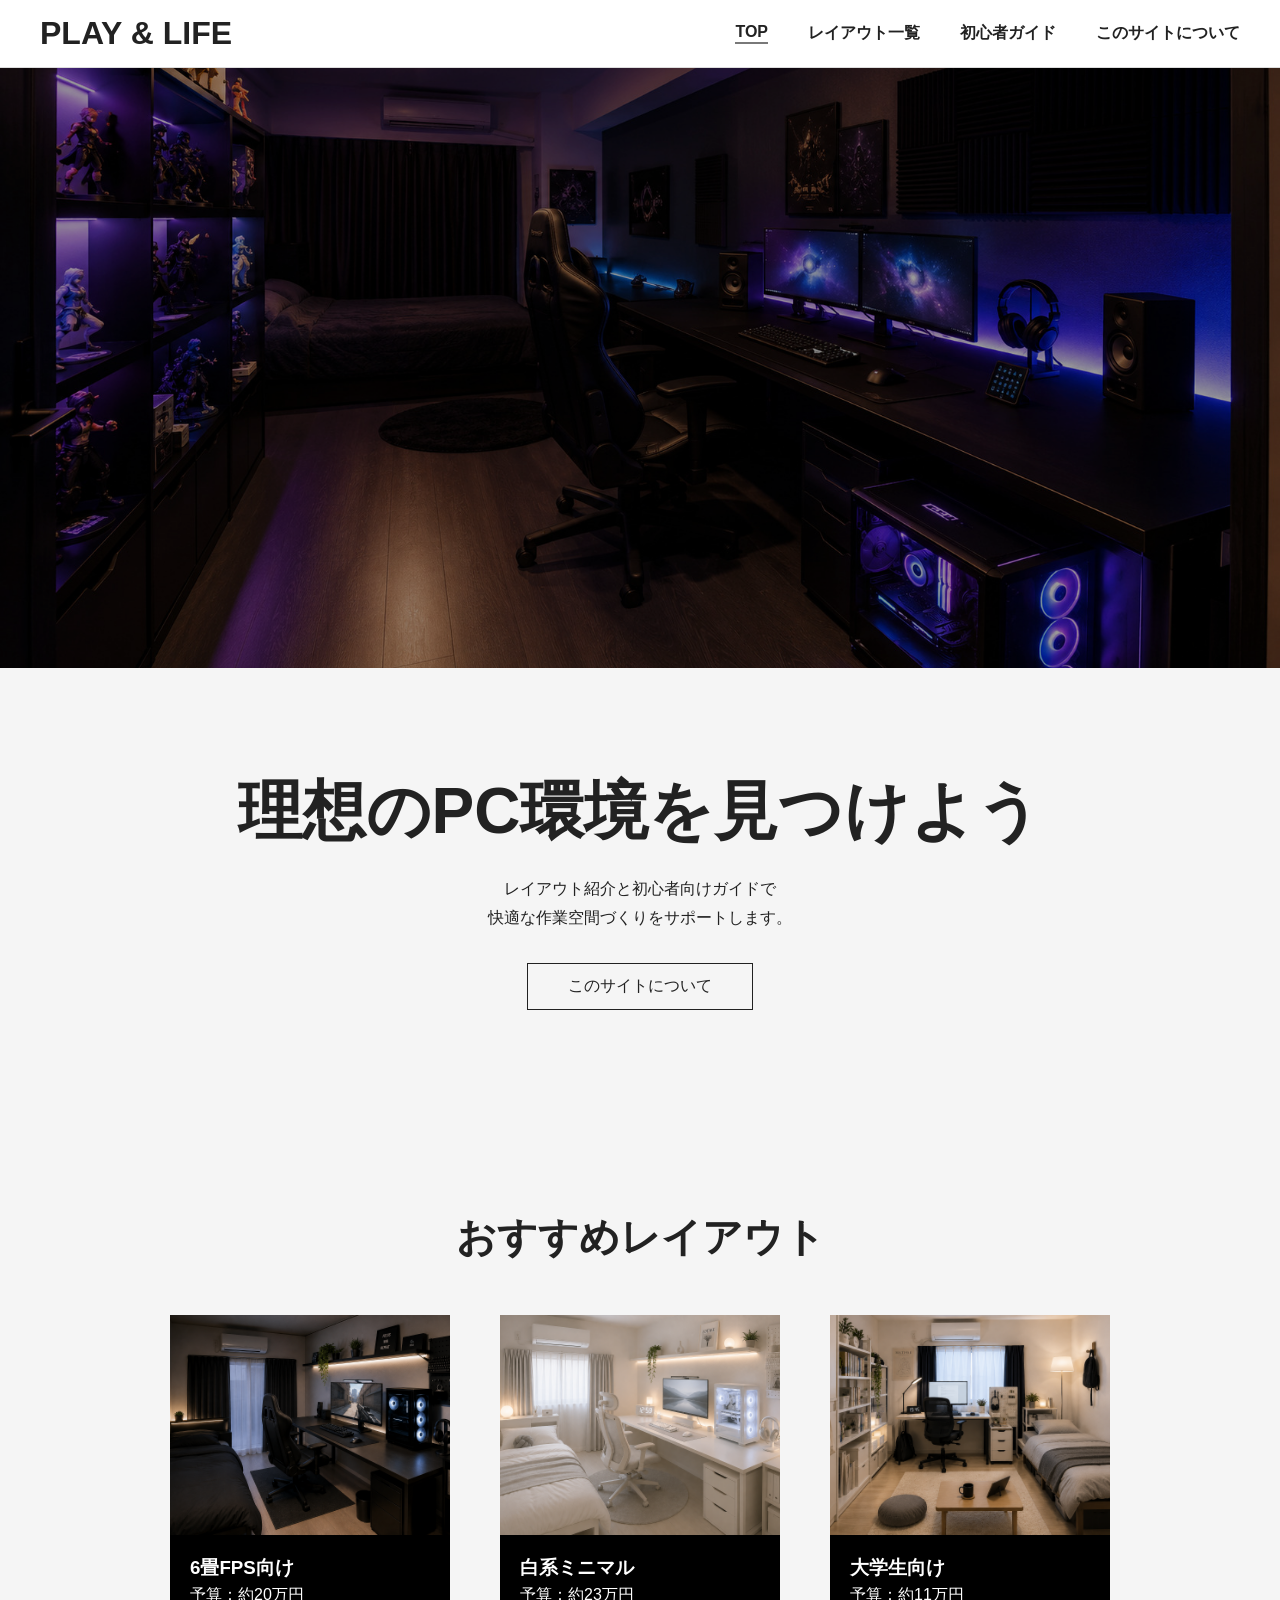
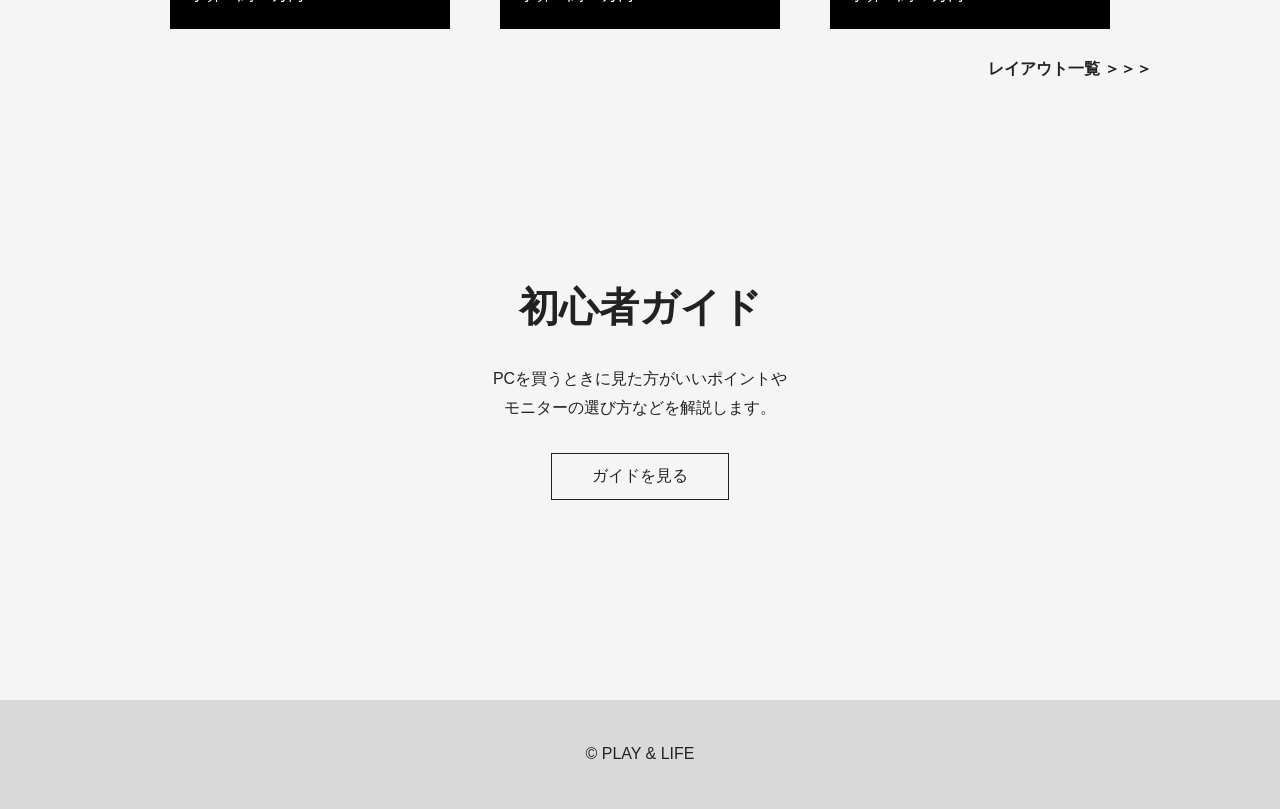
<file: index.html>
<!DOCTYPE html>
<html lang="ja">

<head>
    <meta charset="UTF-8">
    <meta name="viewport" content="width=device-width, initial-scale=1.0">
    <title>PLAY & LIFE</title>

    <link rel="stylesheet" href="css/style.css">
</head>

<body>

    <header>

        <a href="index.html">
            <div class="logo">
                PLAY & LIFE
            </div>
        </a>

        <nav>
            <ul>
                <li><a href="index.html"><span
                            style="border-bottom: 2px solid #797979; padding-bottom: 2px;">TOP</span></a></li>
                <li><a href="layouts.html">レイアウト一覧</a></li>
                <li><a href="guide.html">初心者ガイド</a></li>
                <li><a href="about.html">このサイトについて</a></li>
            </ul>
        </nav>

    </header>

    <main>

        <section class="hero">
        </section>

        <section>

            <h1>理想のPC環境を見つけよう</h1>

            <p>
                レイアウト紹介と初心者向けガイドで<br>
                快適な作業空間づくりをサポートします。
            </p>

            <a href="about.html" class="btn">
                このサイトについて
            </a>

        </section>

        <section>

            <h2>おすすめレイアウト</h2>

            <div class="layout-container">
                <a href="layout1.html">
                    <div class="card">

                        <img class="card-image" src="images/layout1.jpg" alt="黒系ゲーミング">

                        <div class="card-info">
                            <h3>6畳FPS向け</h3>
                            <p>予算：約20万円</p>
                        </div>

                    </div>
                </a>

                <a href="layout2.html">
                    <div class="card">

                        <img class="card-image" src="images/layout2.jpg" alt="白形ミニマル">

                        <div class="card-info">
                            <h3>白系ミニマル</h3>
                            <p>予算：約23万円</p>
                        </div>

                    </div>
                </a>

                <a href="layout3.html">
                    <div class="card">

                        <img class="card-image" src="images/layout3.jpg" alt="大学生向け">

                        <div class="card-info">
                            <h3>大学生向け</h3>
                            <p>予算：約11万円</p>
                        </div>

                    </div>
                </a>

            </div>

            <div class="more">
                <a href="layouts.html">レイアウト一覧 ＞＞＞</a>
            </div>

        </section>

        <section>

            <h2>初心者ガイド</h2>

            <p>
                PCを買うときに見た方がいいポイントや<br>
                モニターの選び方などを解説します。
            </p>

            <a href="guide.html" class="btn">
                ガイドを見る
            </a>

        </section>

    </main>

    <footer>

        <p>© PLAY & LIFE</p>

    </footer>

    <button id="topBtn">
        ↑
    </button>

    <script src="js/script.js"></script>

</body>

</html>
</file>
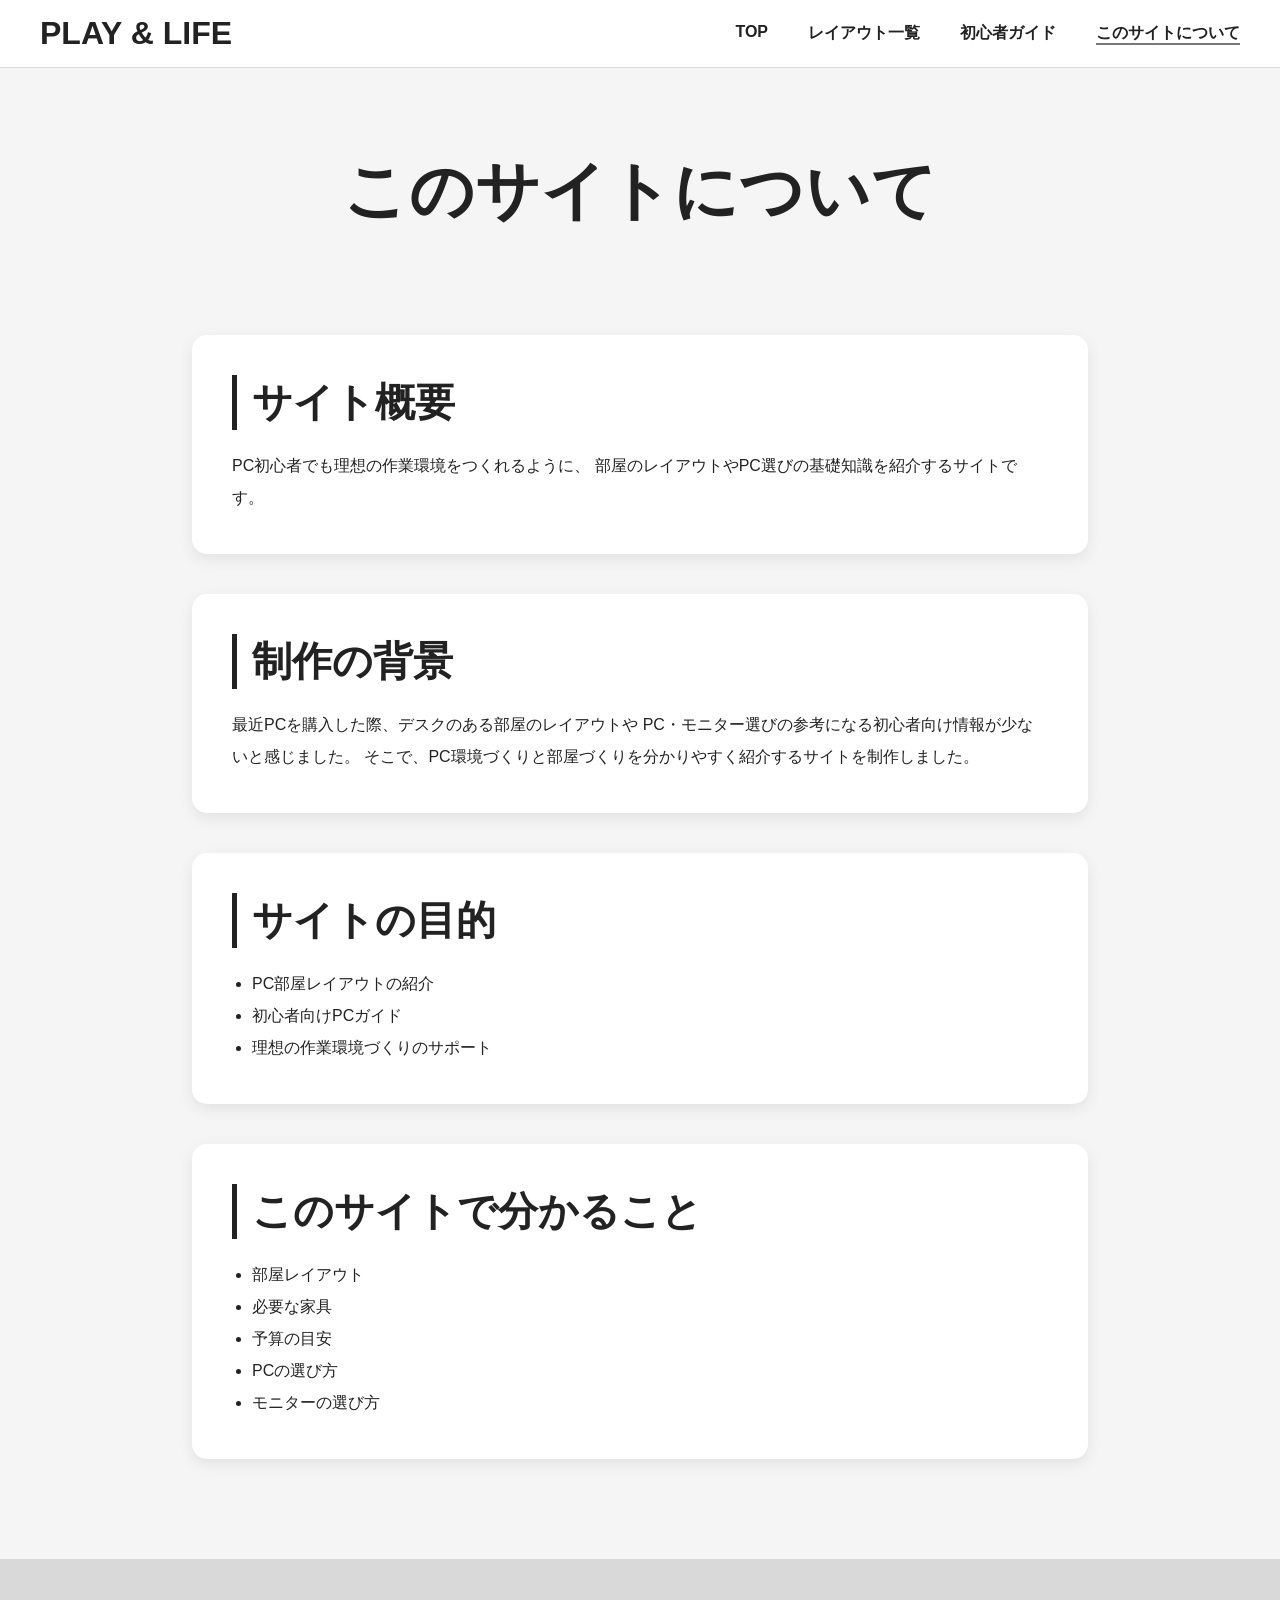
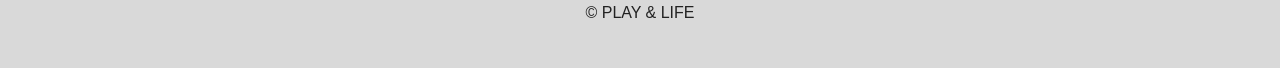
<file: about.html>
<!DOCTYPE html>
<html lang="ja">

<head>
    <meta charset="UTF-8">
    <meta name="viewport" content="width=device-width, initial-scale=1.0">
    <title>このサイトについて | PLAY & LIFE</title>

    <link rel="stylesheet" href="css/style.css">
</head>

<body>

    <header>

        <a href="index.html">
            <div class="logo">
                PLAY & LIFE
            </div>
        </a>

        <nav>
            <ul>
                <li><a href="index.html">TOP</a></li>
                <li><a href="layouts.html">レイアウト一覧</a></li>
                <li><a href="guide.html">初心者ガイド</a></li>
                <li><a href="about.html"><span
                            style="border-bottom: 2px solid #797979; padding-bottom: 2px;">このサイトについて</span></a></li>
            </ul>
        </nav>

    </header>

    <main>

        <section class="page-title">

            <h1>このサイトについて</h1>

        </section>

        <section class="about-box">

            <h2>サイト概要</h2>

            <p>
                PC初心者でも理想の作業環境をつくれるように、
                部屋のレイアウトやPC選びの基礎知識を紹介するサイトです。
            </p>

        </section>

        <section class="about-box">

            <h2>制作の背景</h2>

            <p>
                最近PCを購入した際、デスクのある部屋のレイアウトや
                PC・モニター選びの参考になる初心者向け情報が少ないと感じました。
                そこで、PC環境づくりと部屋づくりを分かりやすく紹介するサイトを制作しました。
            </p>

        </section>

        <section class="about-box">

            <h2>サイトの目的</h2>

            <ul>
                <li>PC部屋レイアウトの紹介</li>
                <li>初心者向けPCガイド</li>
                <li>理想の作業環境づくりのサポート</li>
            </ul>

        </section>

        <section class="about-box">

            <h2>このサイトで分かること</h2>

            <ul>
                <li>部屋レイアウト</li>
                <li>必要な家具</li>
                <li>予算の目安</li>
                <li>PCの選び方</li>
                <li>モニターの選び方</li>
            </ul>

        </section>

    </main>

    <footer>

        <p>© PLAY & LIFE</p>

    </footer>

</body>

</html>
</file>
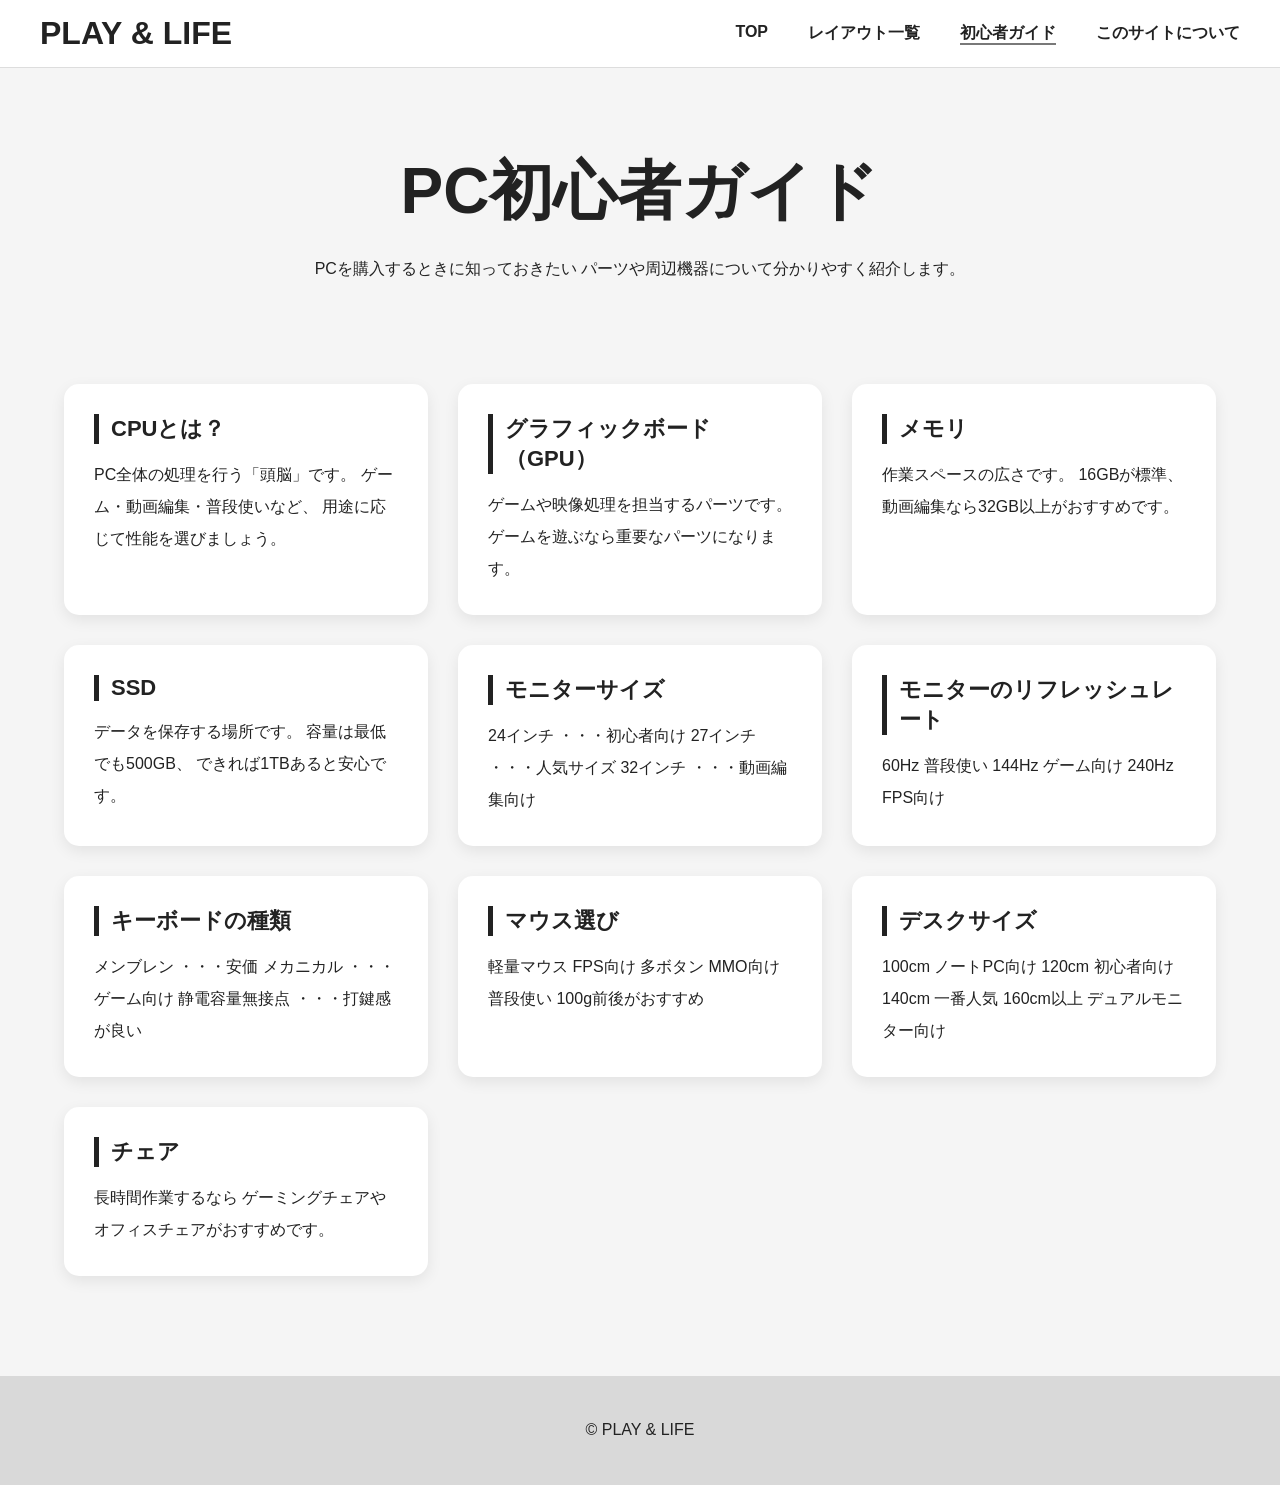
<file: guide.html>
<!DOCTYPE html>
<html lang="ja">

<head>
    <meta charset="UTF-8">
    <meta name="viewport" content="width=device-width, initial-scale=1.0">
    <title>初心者ガイド | PLAY & LIFE</title>

    <link rel="stylesheet" href="css/style.css">
</head>

<body>

    <header>

        <a href="index.html">
            <div class="logo">
                PLAY & LIFE
            </div>
        </a>

        <nav>
            <ul>
                <li><a href="index.html">TOP</a></li>
                <li><a href="layouts.html">レイアウト一覧</a></li>
                <li><a href="guide.html"><span
                            style="border-bottom: 2px solid #797979; padding-bottom: 2px;">初心者ガイド</span></a></li>
                <li><a href="about.html">このサイトについて</a></li>
            </ul>
        </nav>

    </header>

    <main>

        <section class="page-title">
            <h1>PC初心者ガイド</h1>

            <p>
                PCを購入するときに知っておきたい
                パーツや周辺機器について分かりやすく紹介します。
            </p>

        </section>

        <div class="guide-container">

            <div class="guide-card">
                <h2>CPUとは？</h2>

                <p>
                    PC全体の処理を行う「頭脳」です。
                    ゲーム・動画編集・普段使いなど、
                    用途に応じて性能を選びましょう。
                </p>

            </div>

            <div class="guide-card">

                <h2>グラフィックボード（GPU）</h2>

                <p>
                    ゲームや映像処理を担当するパーツです。

                    ゲームを遊ぶなら重要なパーツになります。
                </p>

            </div>

            <div class="guide-card">

                <h2>メモリ</h2>

                <p>
                    作業スペースの広さです。

                    16GBが標準、
                    動画編集なら32GB以上がおすすめです。
                </p>

            </div>

            <div class="guide-card">

                <h2>SSD</h2>

                <p>
                    データを保存する場所です。

                    容量は最低でも500GB、
                    できれば1TBあると安心です。
                </p>

            </div>

            <div class="guide-card">

                <h2>モニターサイズ</h2>

                <p>

                    24インチ
                    ・・・初心者向け

                    27インチ
                    ・・・人気サイズ

                    32インチ
                    ・・・動画編集向け

                </p>

            </div>

            <div class="guide-card">

                <h2>モニターのリフレッシュレート</h2>

                <p>

                    60Hz
                    普段使い

                    144Hz
                    ゲーム向け

                    240Hz
                    FPS向け

                </p>

            </div>

            <div class="guide-card">

                <h2>キーボードの種類</h2>

                <p>

                    メンブレン
                    ・・・安価

                    メカニカル
                    ・・・ゲーム向け

                    静電容量無接点
                    ・・・打鍵感が良い

                </p>

            </div>

            <div class="guide-card">

                <h2>マウス選び</h2>

                <p>

                    軽量マウス
                    FPS向け

                    多ボタン
                    MMO向け

                    普段使い
                    100g前後がおすすめ

                </p>

            </div>

            <div class="guide-card">

                <h2>デスクサイズ</h2>

                <p>

                    100cm
                    ノートPC向け

                    120cm
                    初心者向け

                    140cm
                    一番人気

                    160cm以上
                    デュアルモニター向け

                </p>

            </div>

            <div class="guide-card">

                <h2>チェア</h2>

                <p>

                    長時間作業するなら
                    ゲーミングチェアや
                    オフィスチェアがおすすめです。

                </p>

            </div>

        </div>

    </main>

    <footer>

        <p>© PLAY & LIFE</p>

    </footer>

    <button id="topBtn">↑</button>

    <script src="js/script.js"></script>

</body>

</html>
</file>
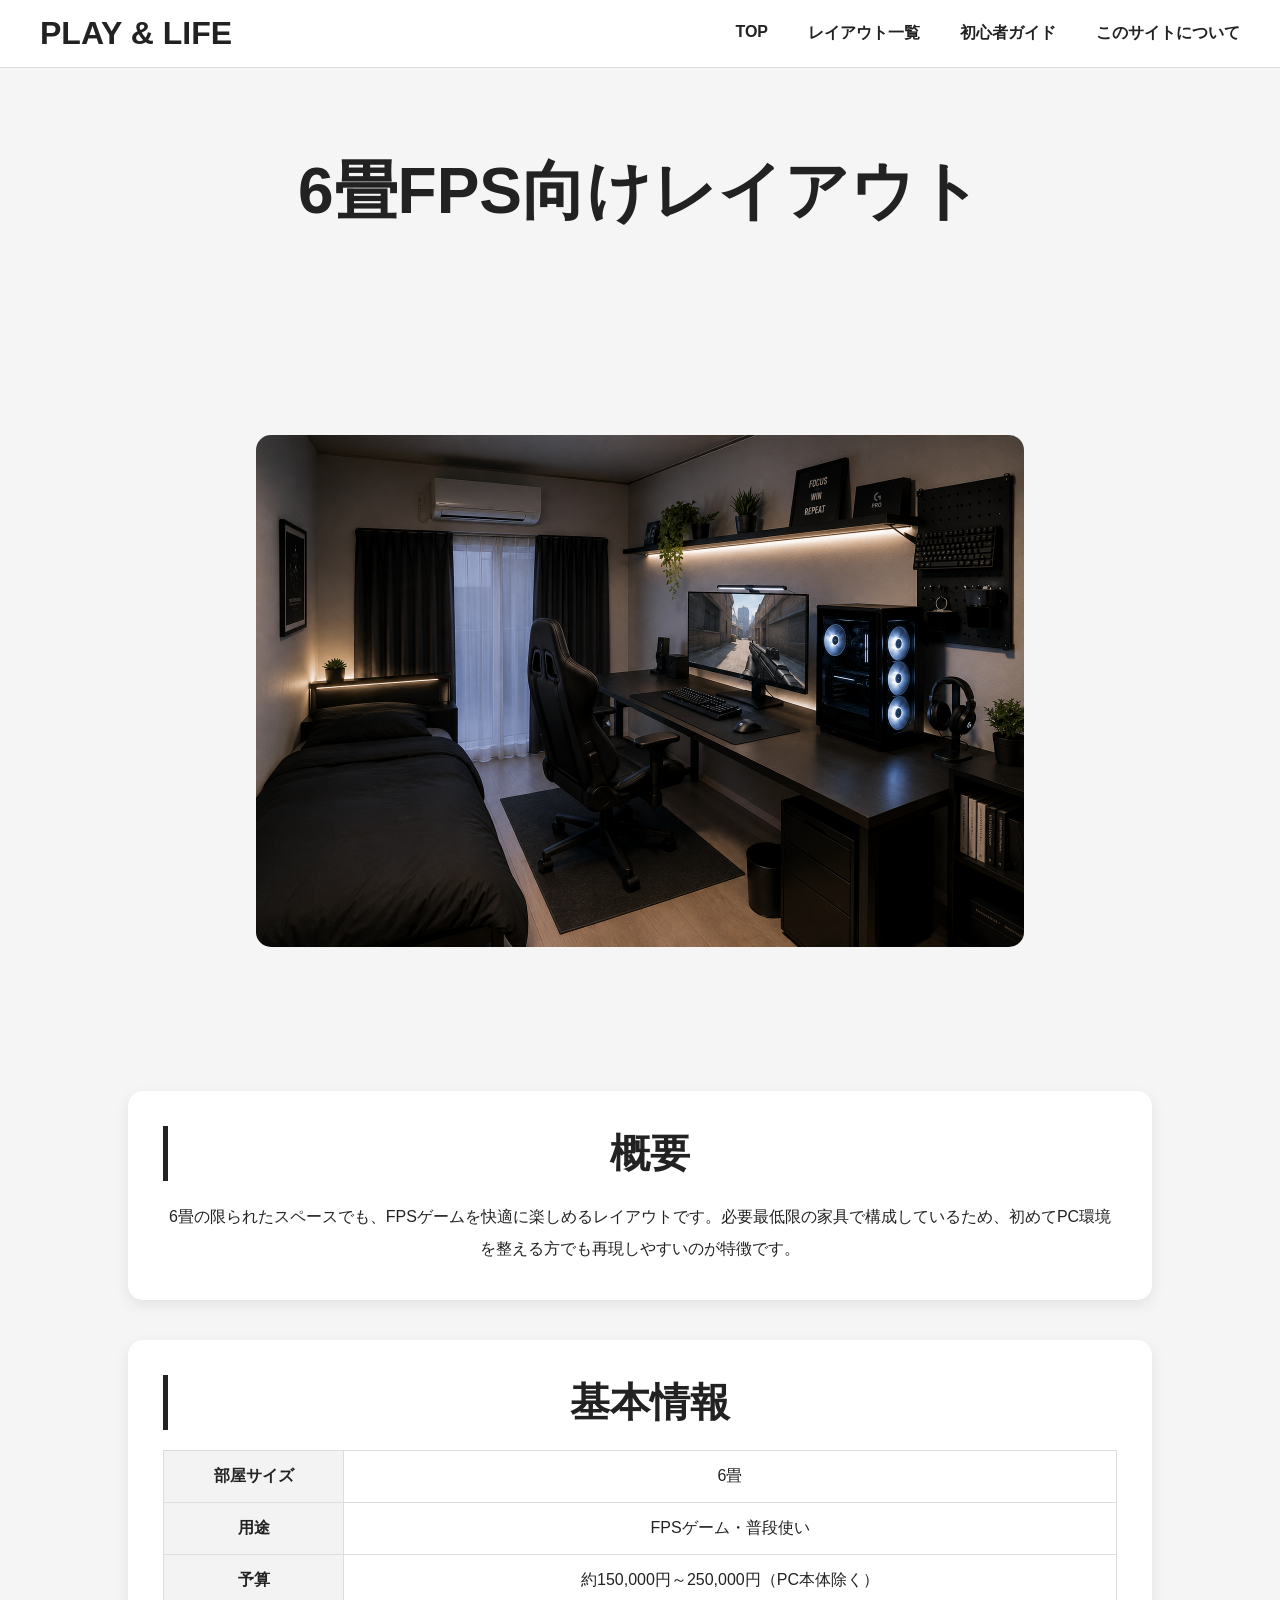
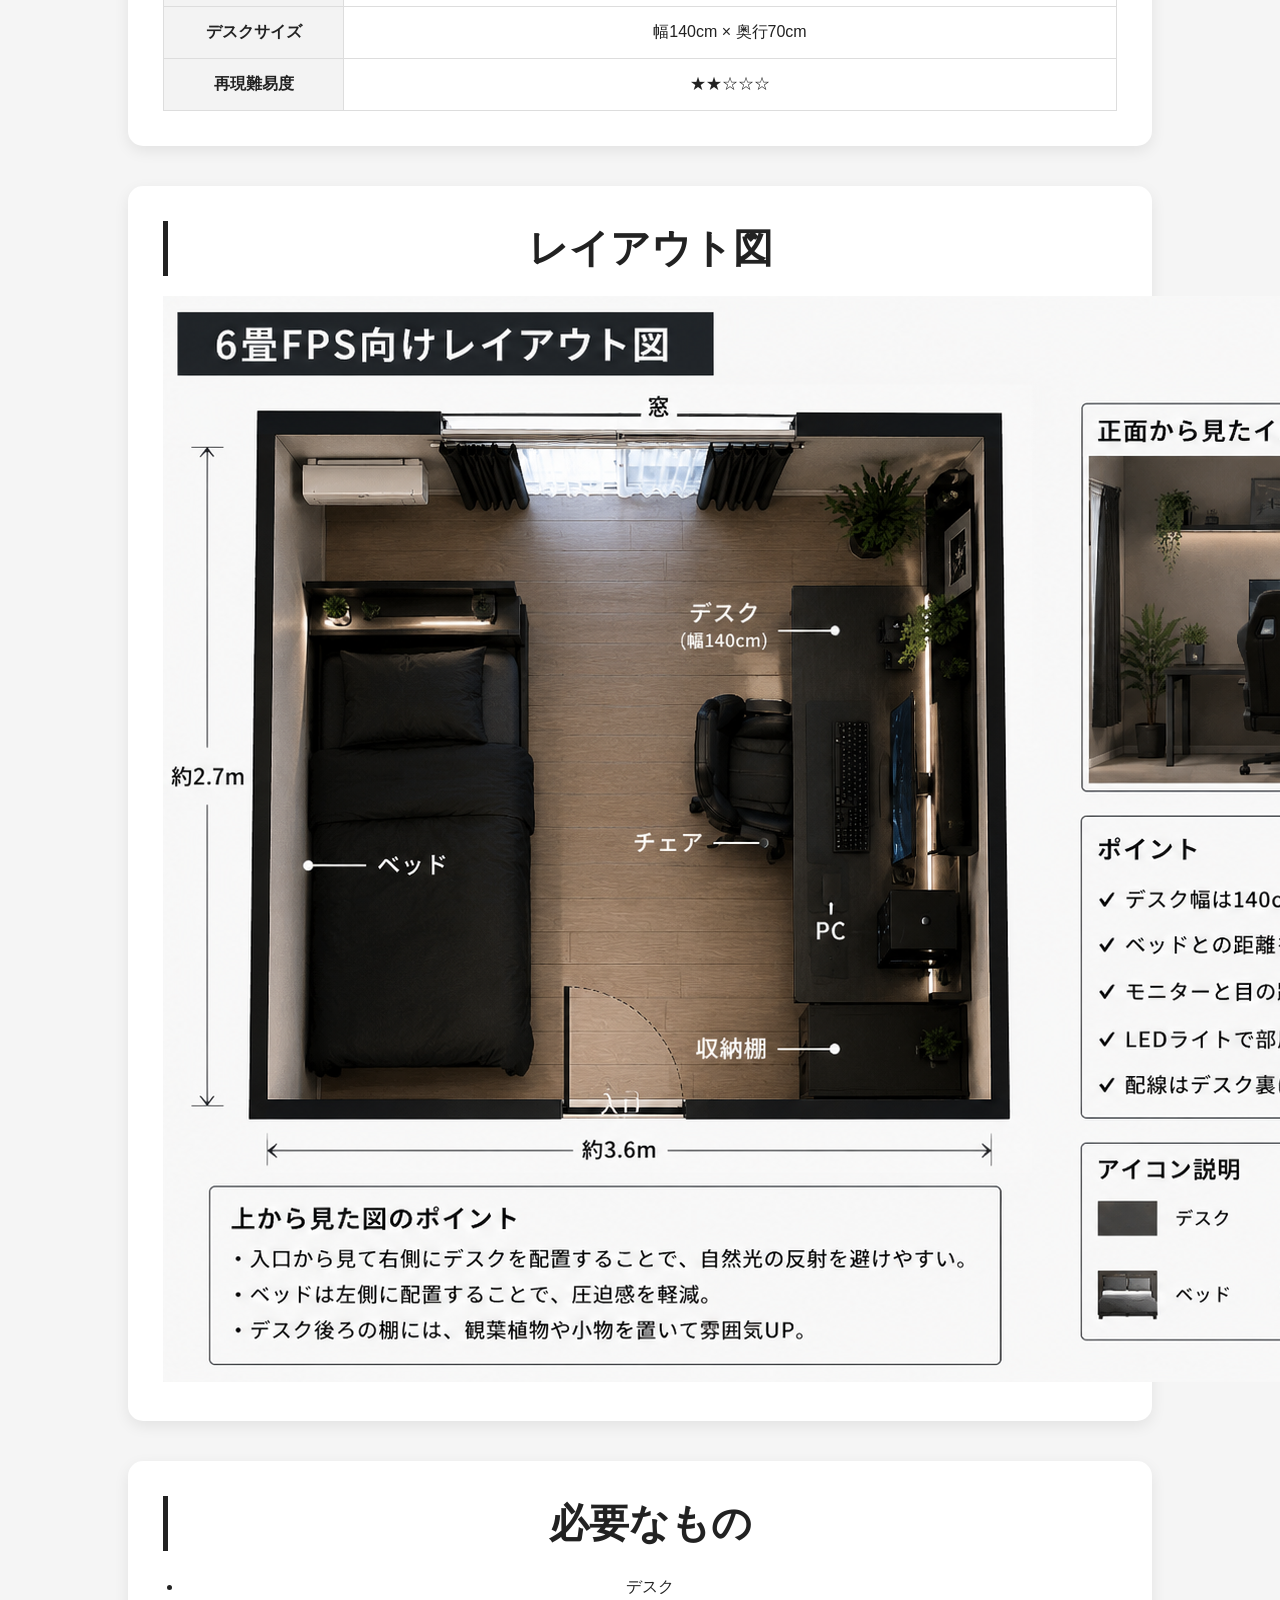
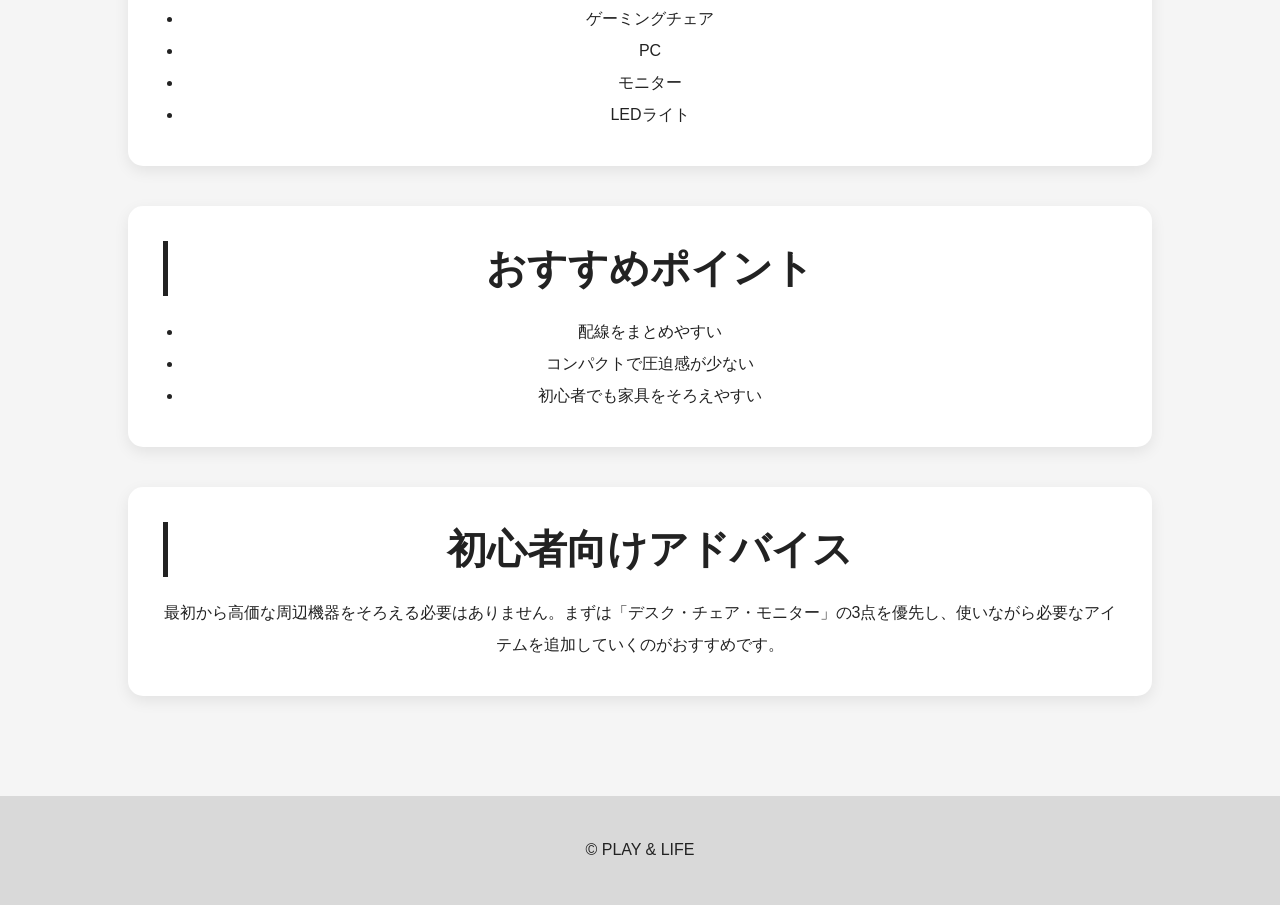
<file: layout1.html>
<!DOCTYPE html>
<html lang="ja">

<head>
    <meta charset="UTF-8">
    <meta name="viewport" content="width=device-width, initial-scale=1.0">
    <title>6畳FPS向け | PLAY & LIFE</title>

    <link rel="stylesheet" href="css/style.css">
</head>

<body>

<header>

    <div class="logo">PLAY & LIFE</div>

    <nav>
        <ul>
            <li><a href="index.html">TOP</a></li>
            <li><a href="layouts.html">レイアウト一覧</a></li>
            <li><a href="guide.html">初心者ガイド</a></li>
            <li><a href="about.html">このサイトについて</a></li>
        </ul>
    </nav>

</header>

<main>

<section class="page-title">

    <h1>6畳FPS向けレイアウト</h1>

</section>

<section class="detail-image">

    <img src="images/layout1.jpg" alt="6畳FPS向け">

</section>

<section class="detail-box">

    <h2>概要</h2>

    <p>
        6畳の限られたスペースでも、FPSゲームを快適に楽しめるレイアウトです。必要最低限の家具で構成しているため、初めてPC環境を整える方でも再現しやすいのが特徴です。
    </p>

</section>

<section class="detail-box">

    <h2>基本情報</h2>

    <table>

        <tr>
            <th>部屋サイズ</th>
            <td>6畳</td>
        </tr>

        <tr>
            <th>用途</th>
            <td>FPSゲーム・普段使い</td>
        </tr>

        <tr>
            <th>予算</th>
            <td>約150,000円～250,000円（PC本体除く）</td>
        </tr>

        <tr>
            <th>デスクサイズ</th>
            <td>幅140cm × 奥行70cm</td>
        </tr>

        <tr>
            <th>再現難易度</th>
            <td>★★☆☆☆</td>
        </tr>

    </table>

</section>

<section class="detail-box">

    <h2>レイアウト図</h2>

    <img src="images/layout-map1.png" alt="レイアウト図">

</section>

<section class="detail-box">

    <h2>必要なもの</h2>

    <ul>

        <li>デスク</li>
        <li>ゲーミングチェア</li>
        <li>PC</li>
        <li>モニター</li>
        <li>LEDライト</li>

    </ul>

</section>

<section class="detail-box">

    <h2>おすすめポイント</h2>

    <ul>

        <li>配線をまとめやすい</li>
        <li>コンパクトで圧迫感が少ない</li>
        <li>初心者でも家具をそろえやすい</li>

    </ul>

</section>

<section class="detail-box">

    <h2>初心者向けアドバイス</h2>

    <p>
       最初から高価な周辺機器をそろえる必要はありません。まずは「デスク・チェア・モニター」の3点を優先し、使いながら必要なアイテムを追加していくのがおすすめです。
    </p>

</section>

</main>

<footer>

<p>© PLAY & LIFE</p>

</footer>

<button id="topBtn">↑</button>

<script src="js/script.js"></script>

</body>

</html>
</file>
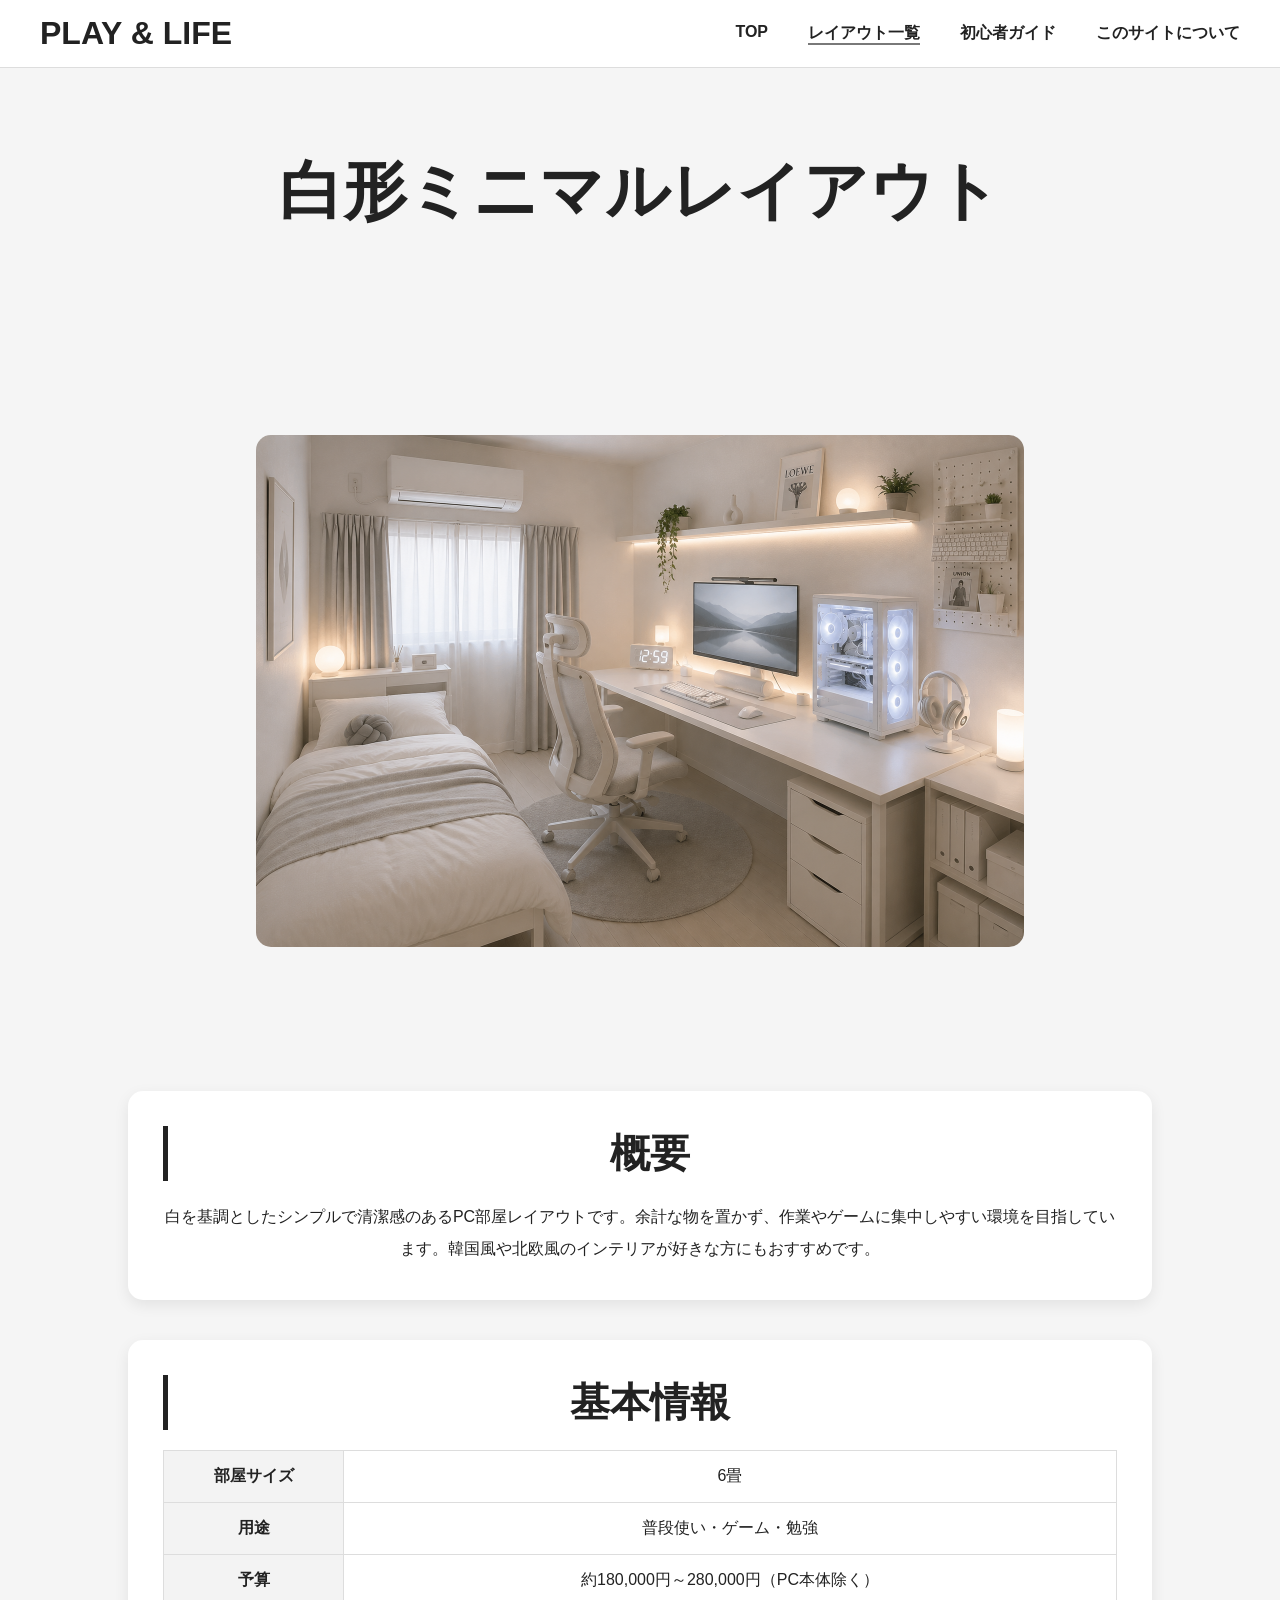
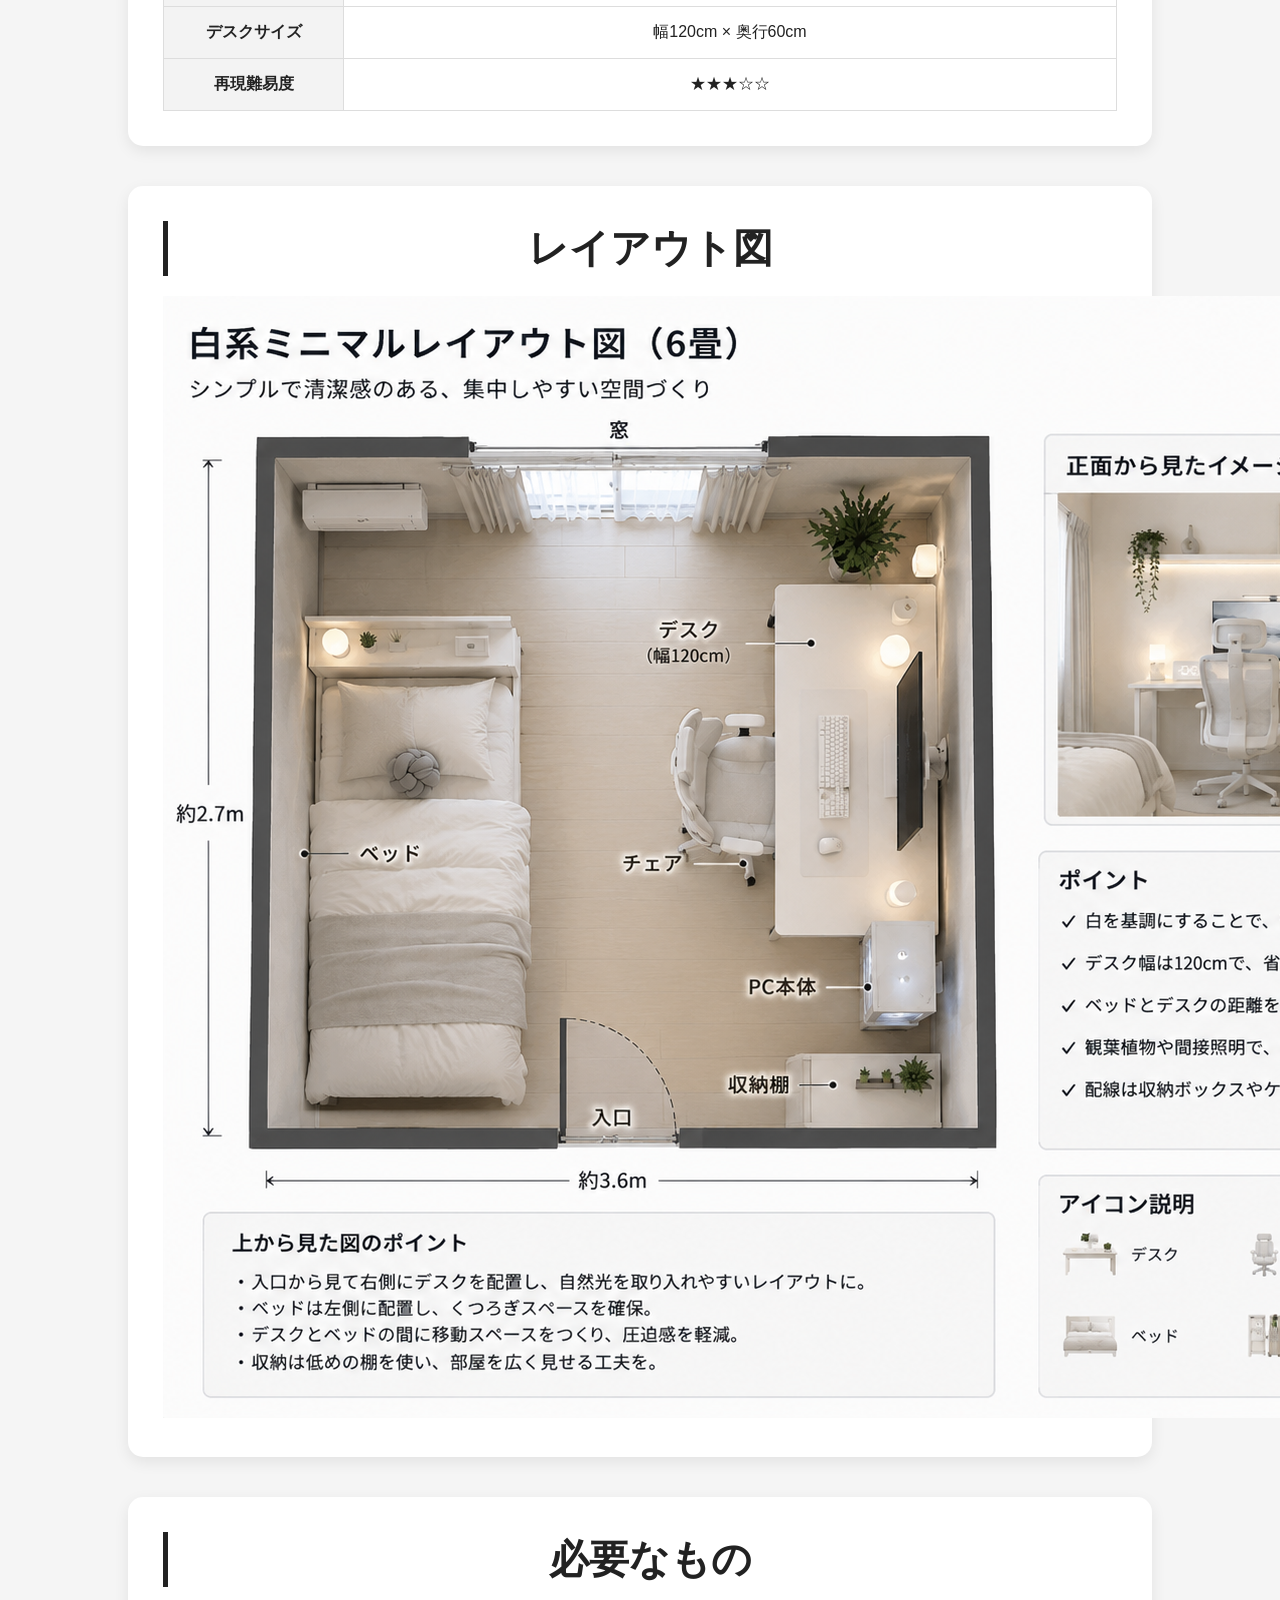
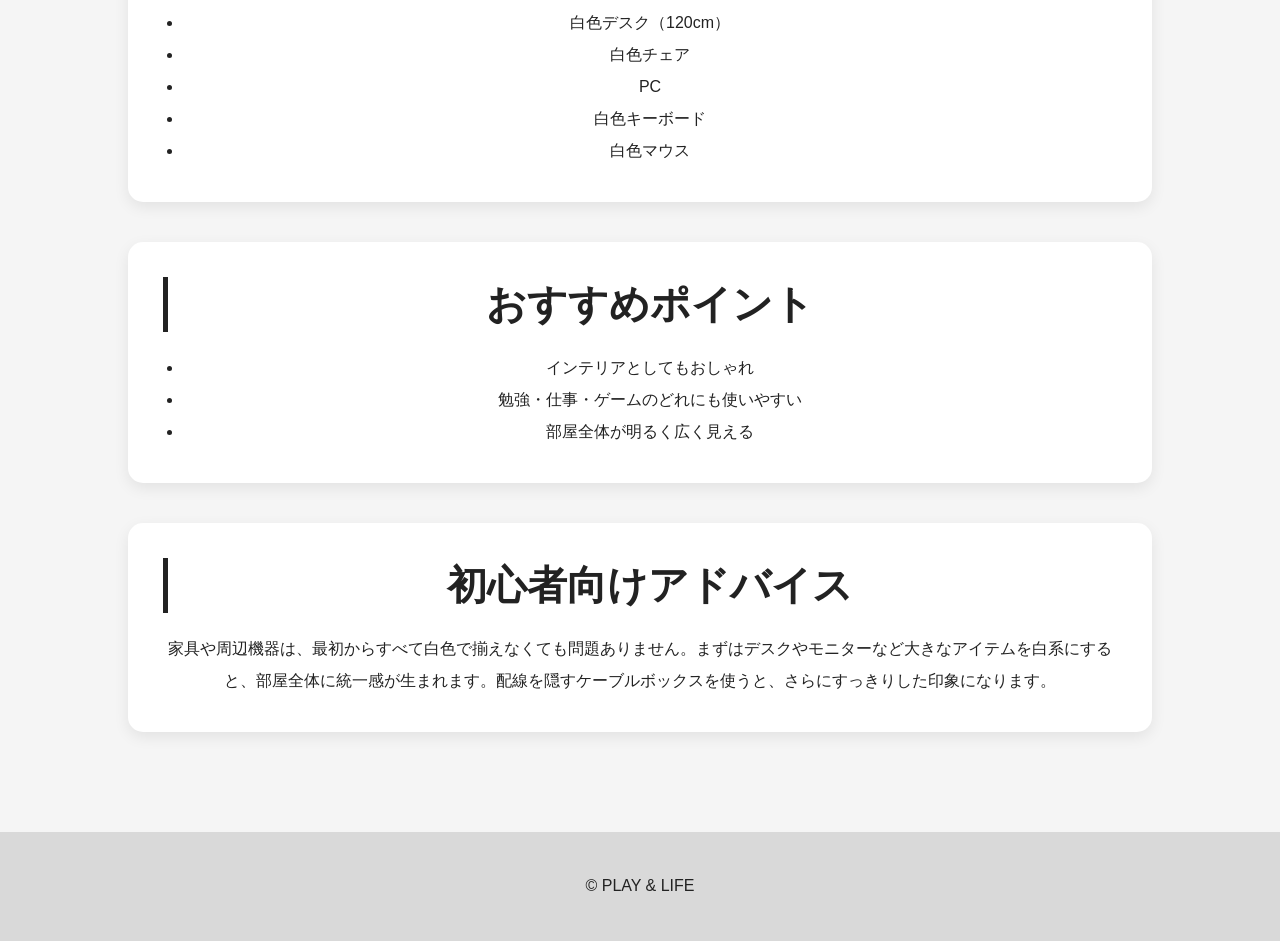
<file: layout2.html>
<!DOCTYPE html>
<html lang="ja">

<head>
    <meta charset="UTF-8">
    <meta name="viewport" content="width=device-width, initial-scale=1.0">
    <title>6畳FPS向け | PLAY & LIFE</title>

    <link rel="stylesheet" href="css/style.css">
</head>

<body>

    <header>

        <a href="index.html">
            <div class="logo">
                PLAY & LIFE
            </div>
        </a>

        <nav>
            <ul>
                <li><a href="index.html">TOP</a></li>
                <li><a href="layouts.html"><span
                            style="border-bottom: 2px solid #797979; padding-bottom: 2px;">レイアウト一覧</span></a></li>
                <li><a href="guide.html">初心者ガイド</a></li>
                <li><a href="about.html">このサイトについて</a></li>
            </ul>
        </nav>

    </header>

    <main>

        <section class="page-title">

            <h1>白形ミニマルレイアウト</h1>

        </section>

        <section class="detail-image">

            <img src="images/layout2.jpg" alt="白形ミニマル">

        </section>

        <section class="detail-box">

            <h2>概要</h2>

            <p>
                白を基調としたシンプルで清潔感のあるPC部屋レイアウトです。余計な物を置かず、作業やゲームに集中しやすい環境を目指しています。韓国風や北欧風のインテリアが好きな方にもおすすめです。
            </p>

        </section>

        <section class="detail-box">

            <h2>基本情報</h2>

            <table>

                <tr>
                    <th>部屋サイズ</th>
                    <td>6畳</td>
                </tr>

                <tr>
                    <th>用途</th>
                    <td>普段使い・ゲーム・勉強</td>
                </tr>

                <tr>
                    <th>予算</th>
                    <td>約180,000円～280,000円（PC本体除く）</td>
                </tr>

                <tr>
                    <th>デスクサイズ</th>
                    <td>幅120cm × 奥行60cm</td>
                </tr>

                <tr>
                    <th>再現難易度</th>
                    <td>★★★☆☆</td>
                </tr>

            </table>

        </section>

        <section class="detail-box">

            <h2>レイアウト図</h2>

            <img src="images/layout-map2.png" alt="レイアウト図">

        </section>

        <section class="detail-box">

            <h2>必要なもの</h2>

            <ul>

                <li>白色デスク（120cm）</li>
                <li>白色チェア</li>
                <li>PC</li>
                <li>白色キーボード</li>
                <li>白色マウス</li>

            </ul>

        </section>

        <section class="detail-box">

            <h2>おすすめポイント</h2>

            <ul>

                <li>インテリアとしてもおしゃれ</li>
                <li>勉強・仕事・ゲームのどれにも使いやすい</li>
                <li>部屋全体が明るく広く見える</li>

            </ul>

        </section>

        <section class="detail-box">

            <h2>初心者向けアドバイス</h2>

            <p>
                家具や周辺機器は、最初からすべて白色で揃えなくても問題ありません。まずはデスクやモニターなど大きなアイテムを白系にすると、部屋全体に統一感が生まれます。配線を隠すケーブルボックスを使うと、さらにすっきりした印象になります。
            </p>

        </section>

    </main>

    <footer>

        <p>© PLAY & LIFE</p>

    </footer>

    <button id="topBtn">↑</button>

    <script src="js/script.js"></script>

</body>

</html>
</file>
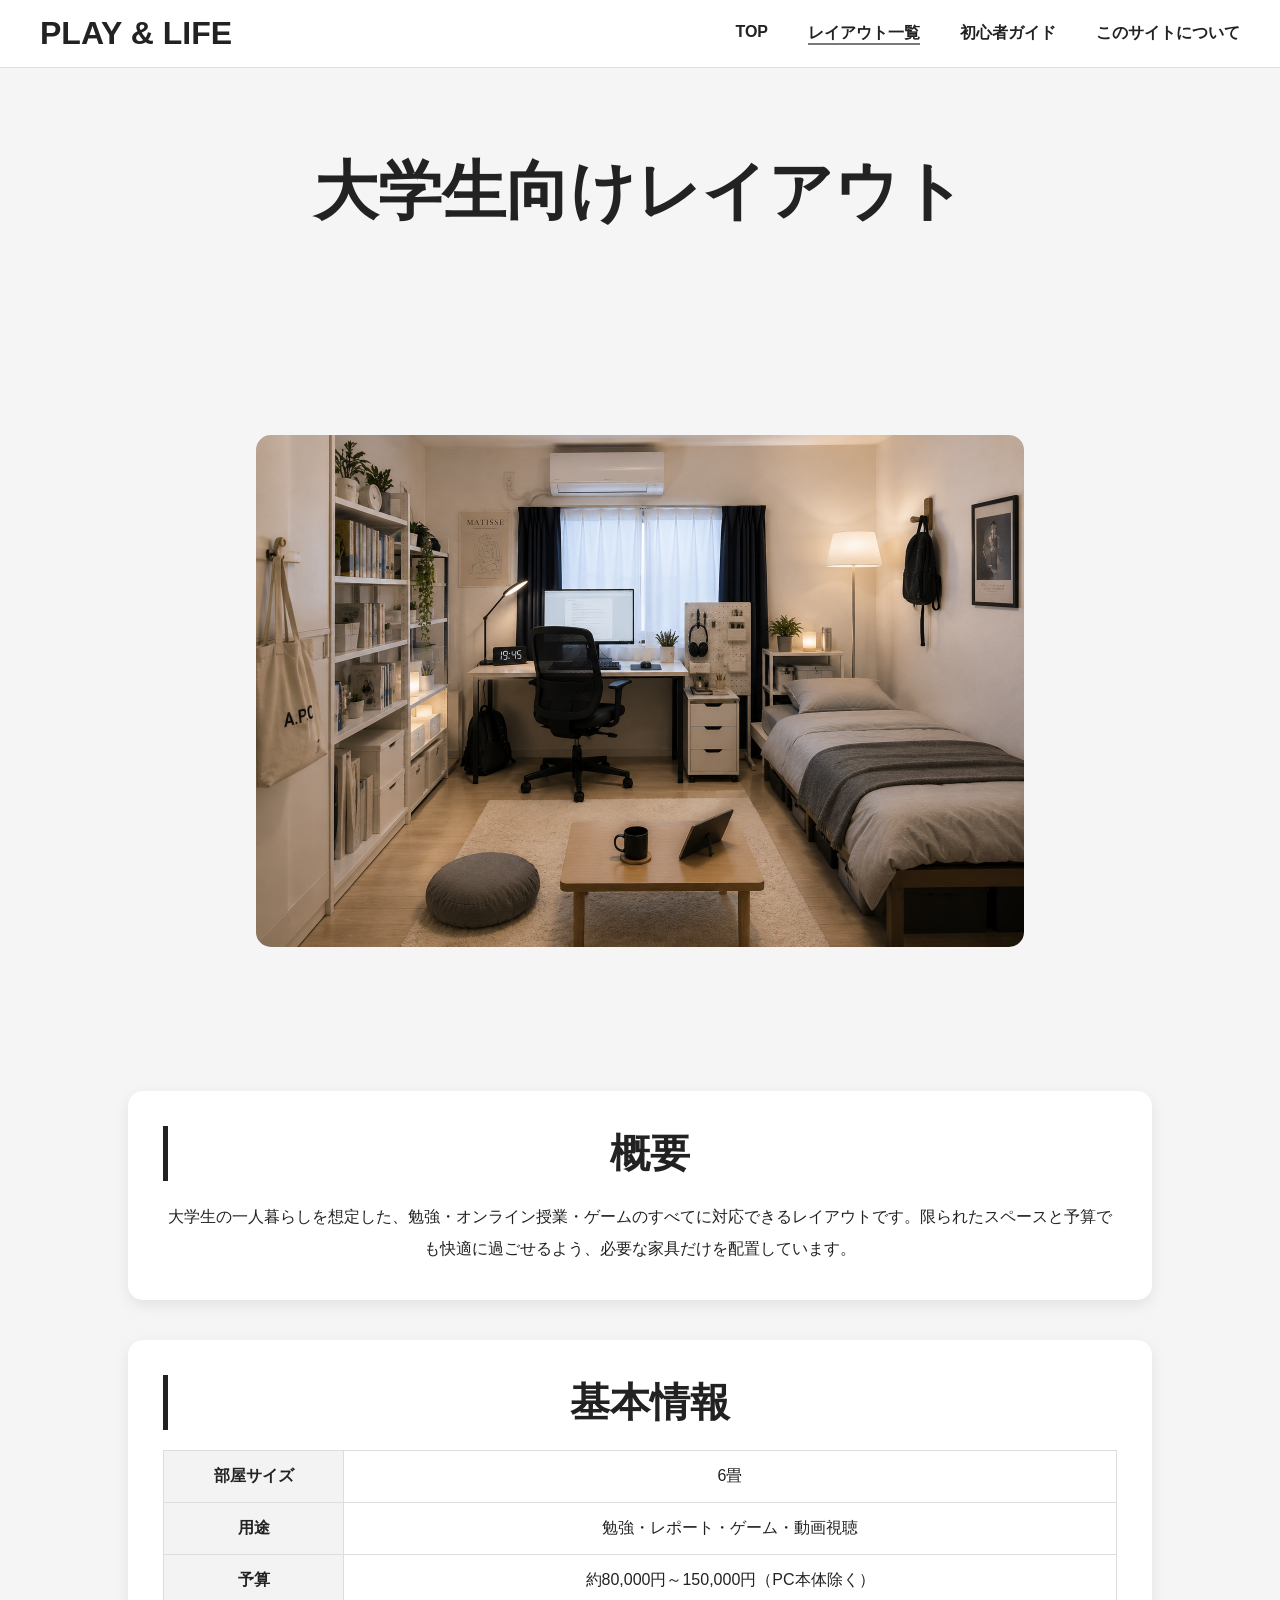
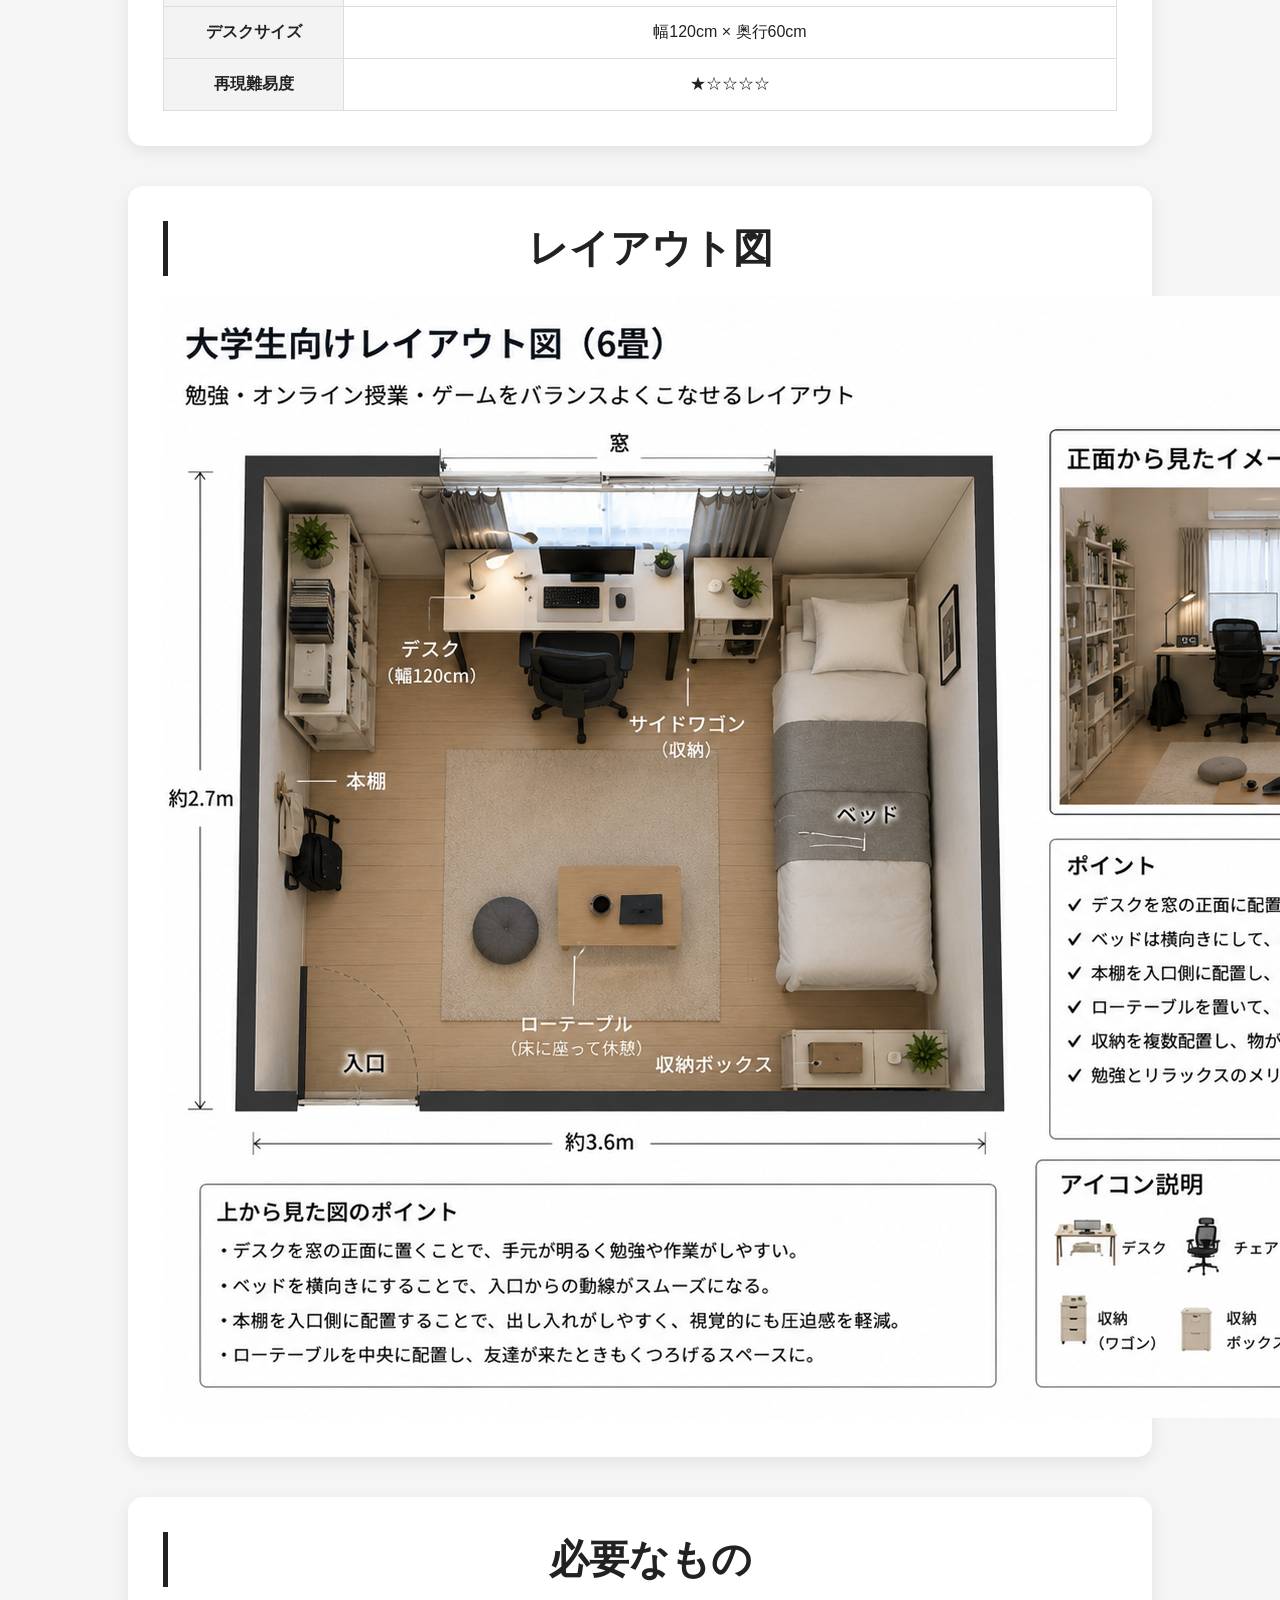
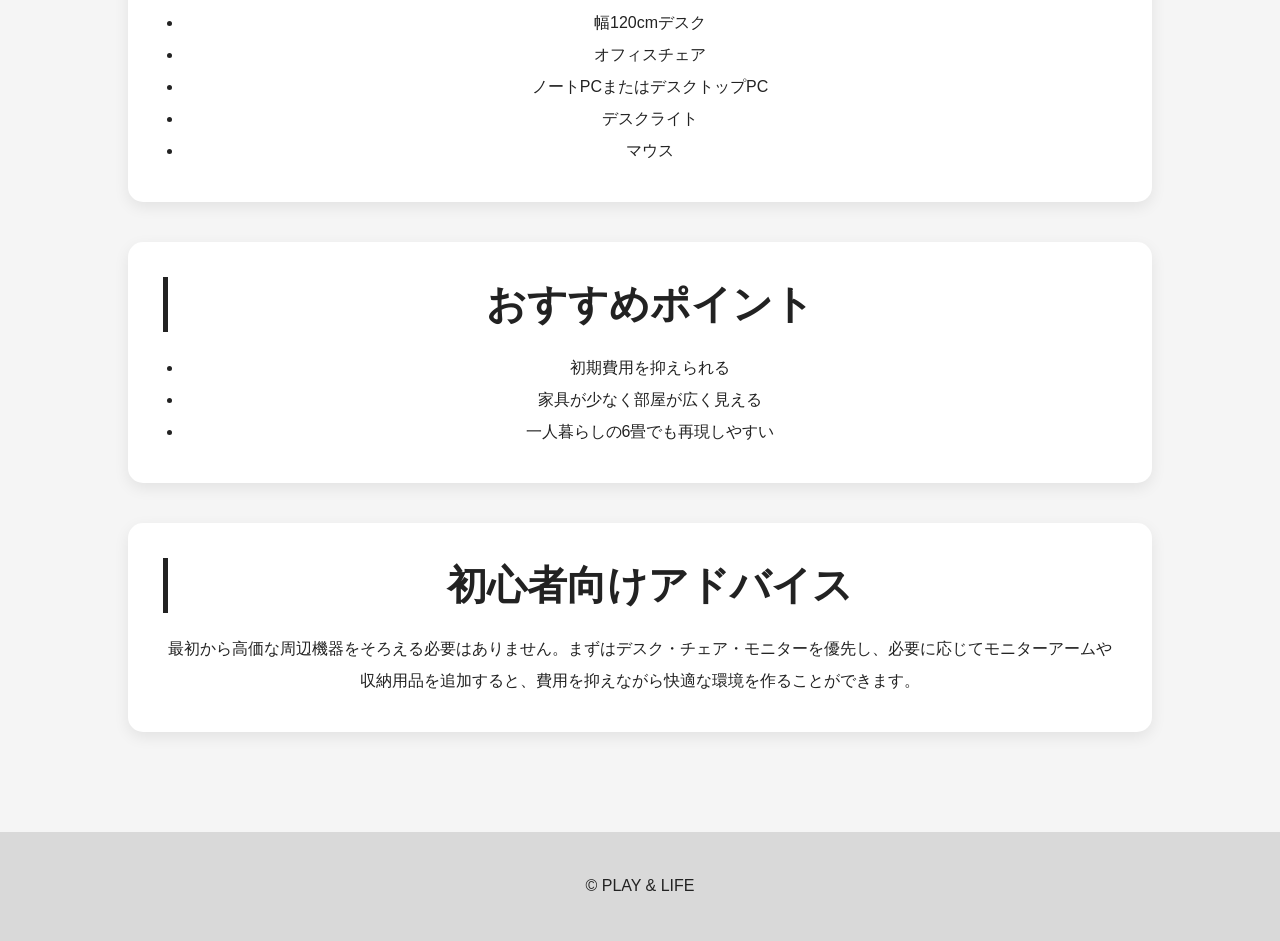
<file: layout3.html>
<!DOCTYPE html>
<html lang="ja">

<head>
    <meta charset="UTF-8">
    <meta name="viewport" content="width=device-width, initial-scale=1.0">
    <title>6畳FPS向け | PLAY & LIFE</title>

    <link rel="stylesheet" href="css/style.css">
</head>

<body>

    <header>

        <a href="index.html">
            <div class="logo">
                PLAY & LIFE
            </div>
        </a>

        <nav>
            <ul>
                <li><a href="index.html">TOP</a></li>
                <li><a href="layouts.html"><span
                            style="border-bottom: 2px solid #797979; padding-bottom: 2px;">レイアウト一覧</span></a></li>
                <li><a href="guide.html">初心者ガイド</a></li>
                <li><a href="about.html">このサイトについて</a></li>
            </ul>
        </nav>

    </header>

    <main>

        <section class="page-title">

            <h1>大学生向けレイアウト</h1>

        </section>

        <section class="detail-image">

            <img src="images/layout3.jpg" alt="大学生向け">

        </section>

        <section class="detail-box">

            <h2>概要</h2>

            <p>
                大学生の一人暮らしを想定した、勉強・オンライン授業・ゲームのすべてに対応できるレイアウトです。限られたスペースと予算でも快適に過ごせるよう、必要な家具だけを配置しています。
            </p>

        </section>

        <section class="detail-box">

            <h2>基本情報</h2>

            <table>

                <tr>
                    <th>部屋サイズ</th>
                    <td>6畳</td>
                </tr>

                <tr>
                    <th>用途</th>
                    <td>勉強・レポート・ゲーム・動画視聴</td>
                </tr>

                <tr>
                    <th>予算</th>
                    <td>約80,000円～150,000円（PC本体除く）</td>
                </tr>

                <tr>
                    <th>デスクサイズ</th>
                    <td>幅120cm × 奥行60cm</td>
                </tr>

                <tr>
                    <th>再現難易度</th>
                    <td>★☆☆☆☆</td>
                </tr>

            </table>

        </section>

        <section class="detail-box">

            <h2>レイアウト図</h2>

            <img src="images/layout-map3.png" alt="レイアウト図">

        </section>

        <section class="detail-box">

            <h2>必要なもの</h2>

            <ul>

                <li>幅120cmデスク</li>
                <li>オフィスチェア</li>
                <li>ノートPCまたはデスクトップPC</li>
                <li>デスクライト</li>
                <li>マウス</li>

            </ul>

        </section>

        <section class="detail-box">

            <h2>おすすめポイント</h2>

            <ul>

                <li>初期費用を抑えられる</li>
                <li>家具が少なく部屋が広く見える</li>
                <li>一人暮らしの6畳でも再現しやすい</li>

            </ul>

        </section>

        <section class="detail-box">

            <h2>初心者向けアドバイス</h2>

            <p>
                最初から高価な周辺機器をそろえる必要はありません。まずはデスク・チェア・モニターを優先し、必要に応じてモニターアームや収納用品を追加すると、費用を抑えながら快適な環境を作ることができます。
            </p>

        </section>

    </main>

    <footer>

        <p>© PLAY & LIFE</p>

    </footer>

    <button id="topBtn">↑</button>

    <script src="js/script.js"></script>

</body>

</html>
</file>
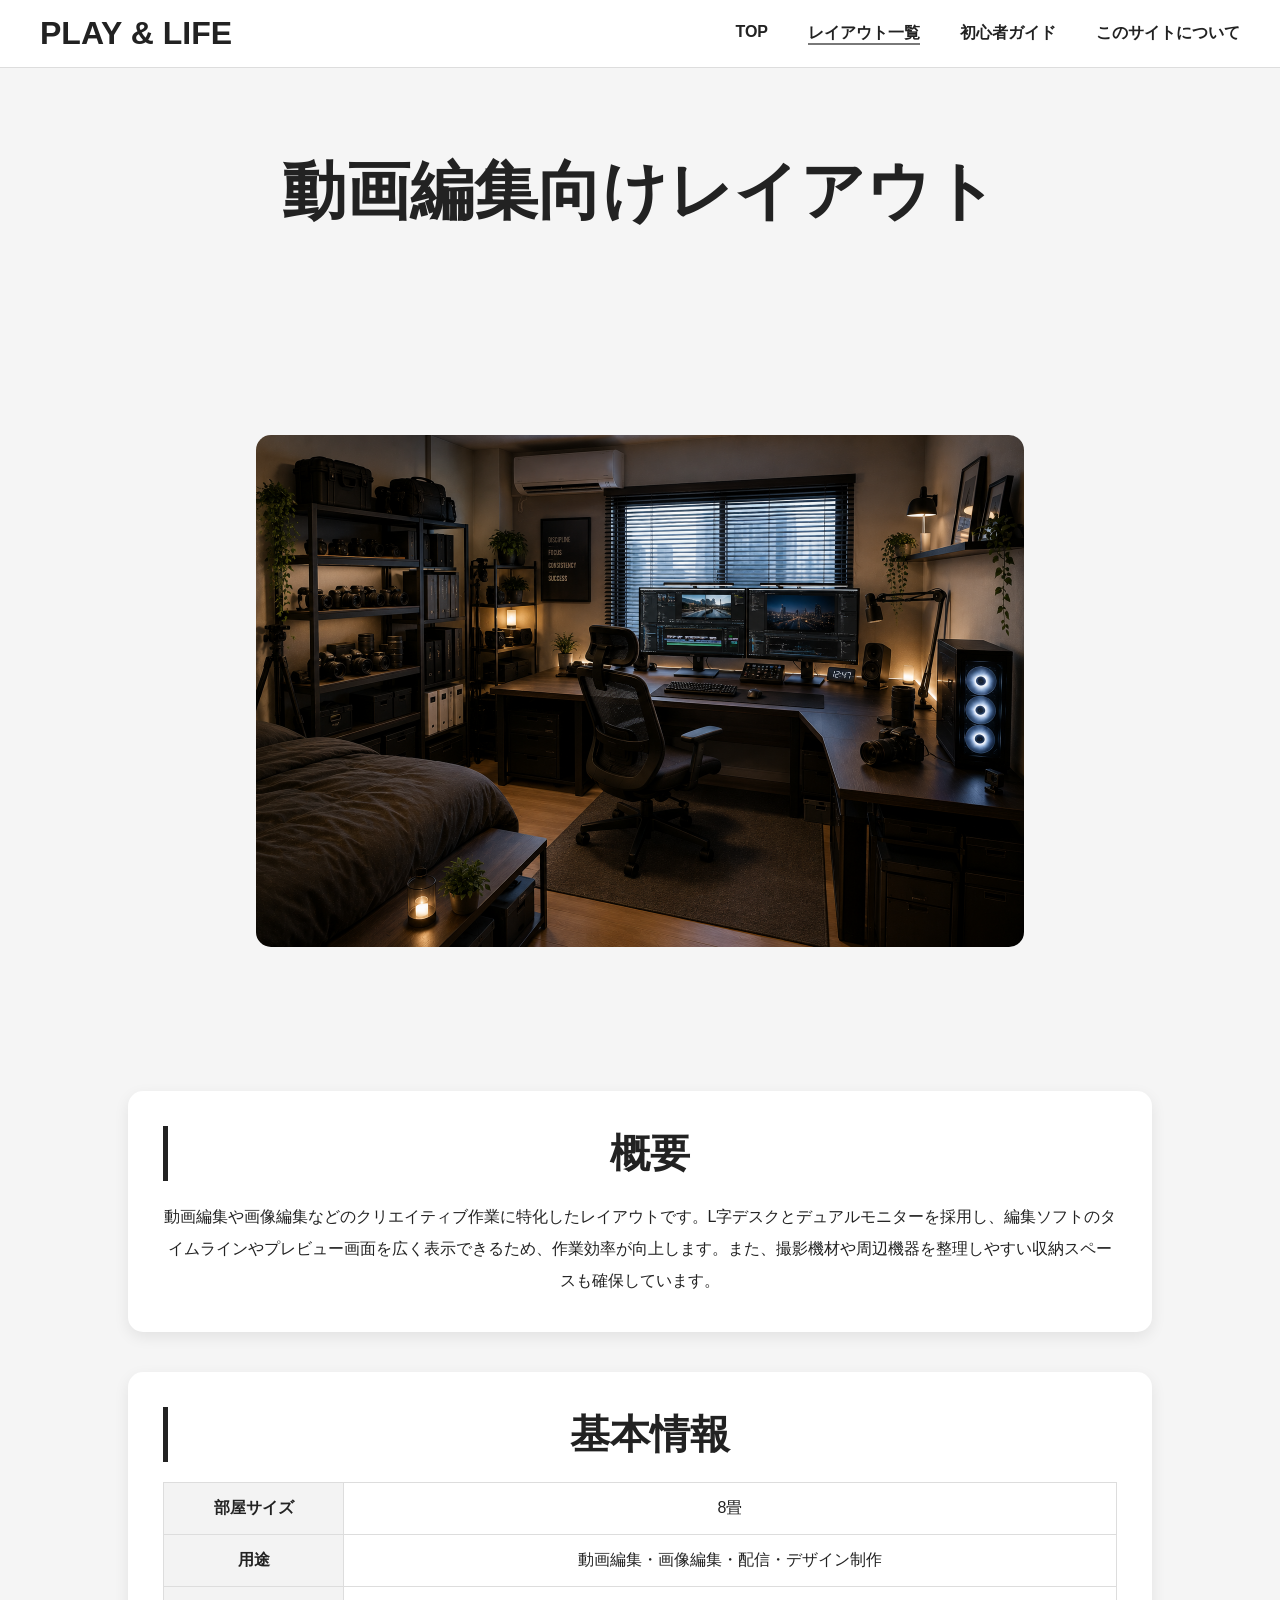
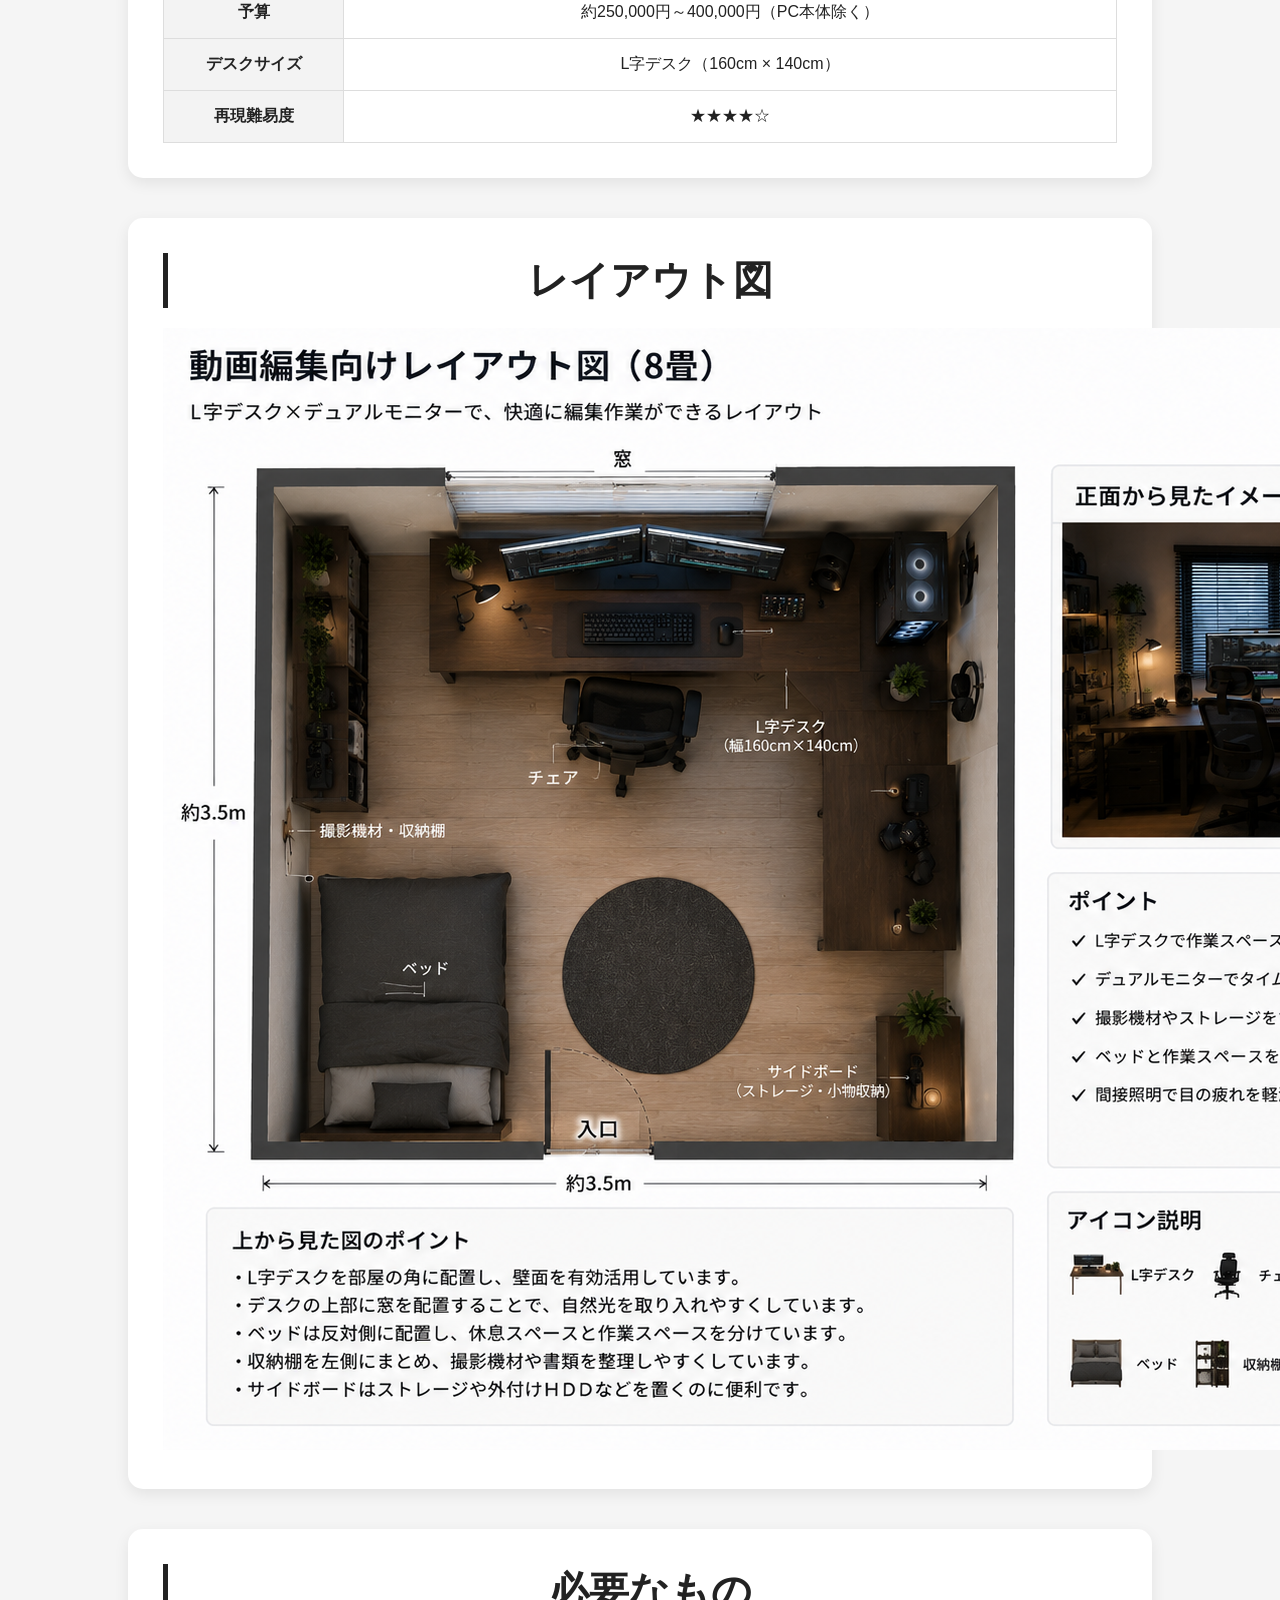
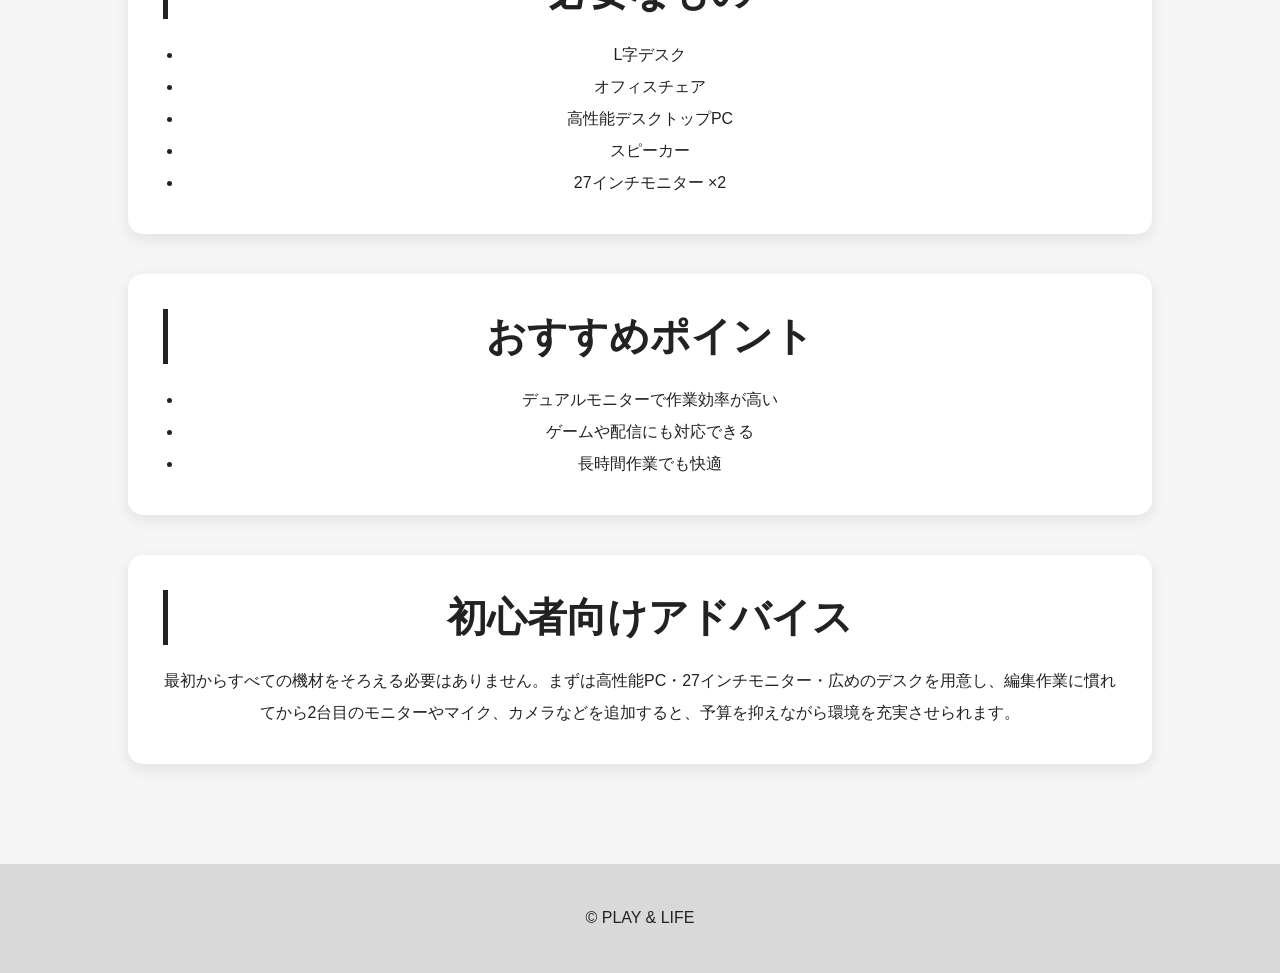
<file: layout4.html>
<!DOCTYPE html>
<html lang="ja">

<head>
    <meta charset="UTF-8">
    <meta name="viewport" content="width=device-width, initial-scale=1.0">
    <title>6畳FPS向け | PLAY & LIFE</title>

    <link rel="stylesheet" href="css/style.css">
</head>

<body>

    <header>

        <a href="index.html">
            <div class="logo">
                PLAY & LIFE
            </div>
        </a>

        <nav>
            <ul>
                <li><a href="index.html">TOP</a></li>
                <li><a href="layouts.html"><span
                            style="border-bottom: 2px solid #797979; padding-bottom: 2px;">レイアウト一覧</span></a></li>
                <li><a href="guide.html">初心者ガイド</a></li>
                <li><a href="about.html">このサイトについて</a></li>
            </ul>
        </nav>

    </header>

    <main>

        <section class="page-title">

            <h1>動画編集向けレイアウト</h1>

        </section>

        <section class="detail-image">

            <img src="images/layout4.jpg" alt="動画編集向け">

        </section>

        <section class="detail-box">

            <h2>概要</h2>

            <p>
                動画編集や画像編集などのクリエイティブ作業に特化したレイアウトです。L字デスクとデュアルモニターを採用し、編集ソフトのタイムラインやプレビュー画面を広く表示できるため、作業効率が向上します。また、撮影機材や周辺機器を整理しやすい収納スペースも確保しています。
            </p>

        </section>

        <section class="detail-box">

            <h2>基本情報</h2>

            <table>

                <tr>
                    <th>部屋サイズ</th>
                    <td>8畳</td>
                </tr>

                <tr>
                    <th>用途</th>
                    <td>動画編集・画像編集・配信・デザイン制作</td>
                </tr>

                <tr>
                    <th>予算</th>
                    <td>約250,000円～400,000円（PC本体除く）</td>
                </tr>

                <tr>
                    <th>デスクサイズ</th>
                    <td>L字デスク（160cm × 140cm）</td>
                </tr>

                <tr>
                    <th>再現難易度</th>
                    <td>★★★★☆</td>
                </tr>

            </table>

        </section>

        <section class="detail-box">

            <h2>レイアウト図</h2>

            <img src="images/layout-map4.png" alt="レイアウト図">

        </section>

        <section class="detail-box">

            <h2>必要なもの</h2>

            <ul>

                <li>L字デスク</li>
                <li>オフィスチェア</li>
                <li>高性能デスクトップPC</li>
                <li>スピーカー</li>
                <li>27インチモニター ×2</li>

            </ul>

        </section>

        <section class="detail-box">

            <h2>おすすめポイント</h2>

            <ul>

                <li>デュアルモニターで作業効率が高い</li>
                <li>ゲームや配信にも対応できる</li>
                <li>長時間作業でも快適</li>

            </ul>

        </section>

        <section class="detail-box">

            <h2>初心者向けアドバイス</h2>

            <p>
                最初からすべての機材をそろえる必要はありません。まずは高性能PC・27インチモニター・広めのデスクを用意し、編集作業に慣れてから2台目のモニターやマイク、カメラなどを追加すると、予算を抑えながら環境を充実させられます。
            </p>

        </section>

    </main>

    <footer>

        <p>© PLAY & LIFE</p>

    </footer>

    <button id="topBtn">↑</button>

    <script src="js/script.js"></script>

</body>

</html>
</file>
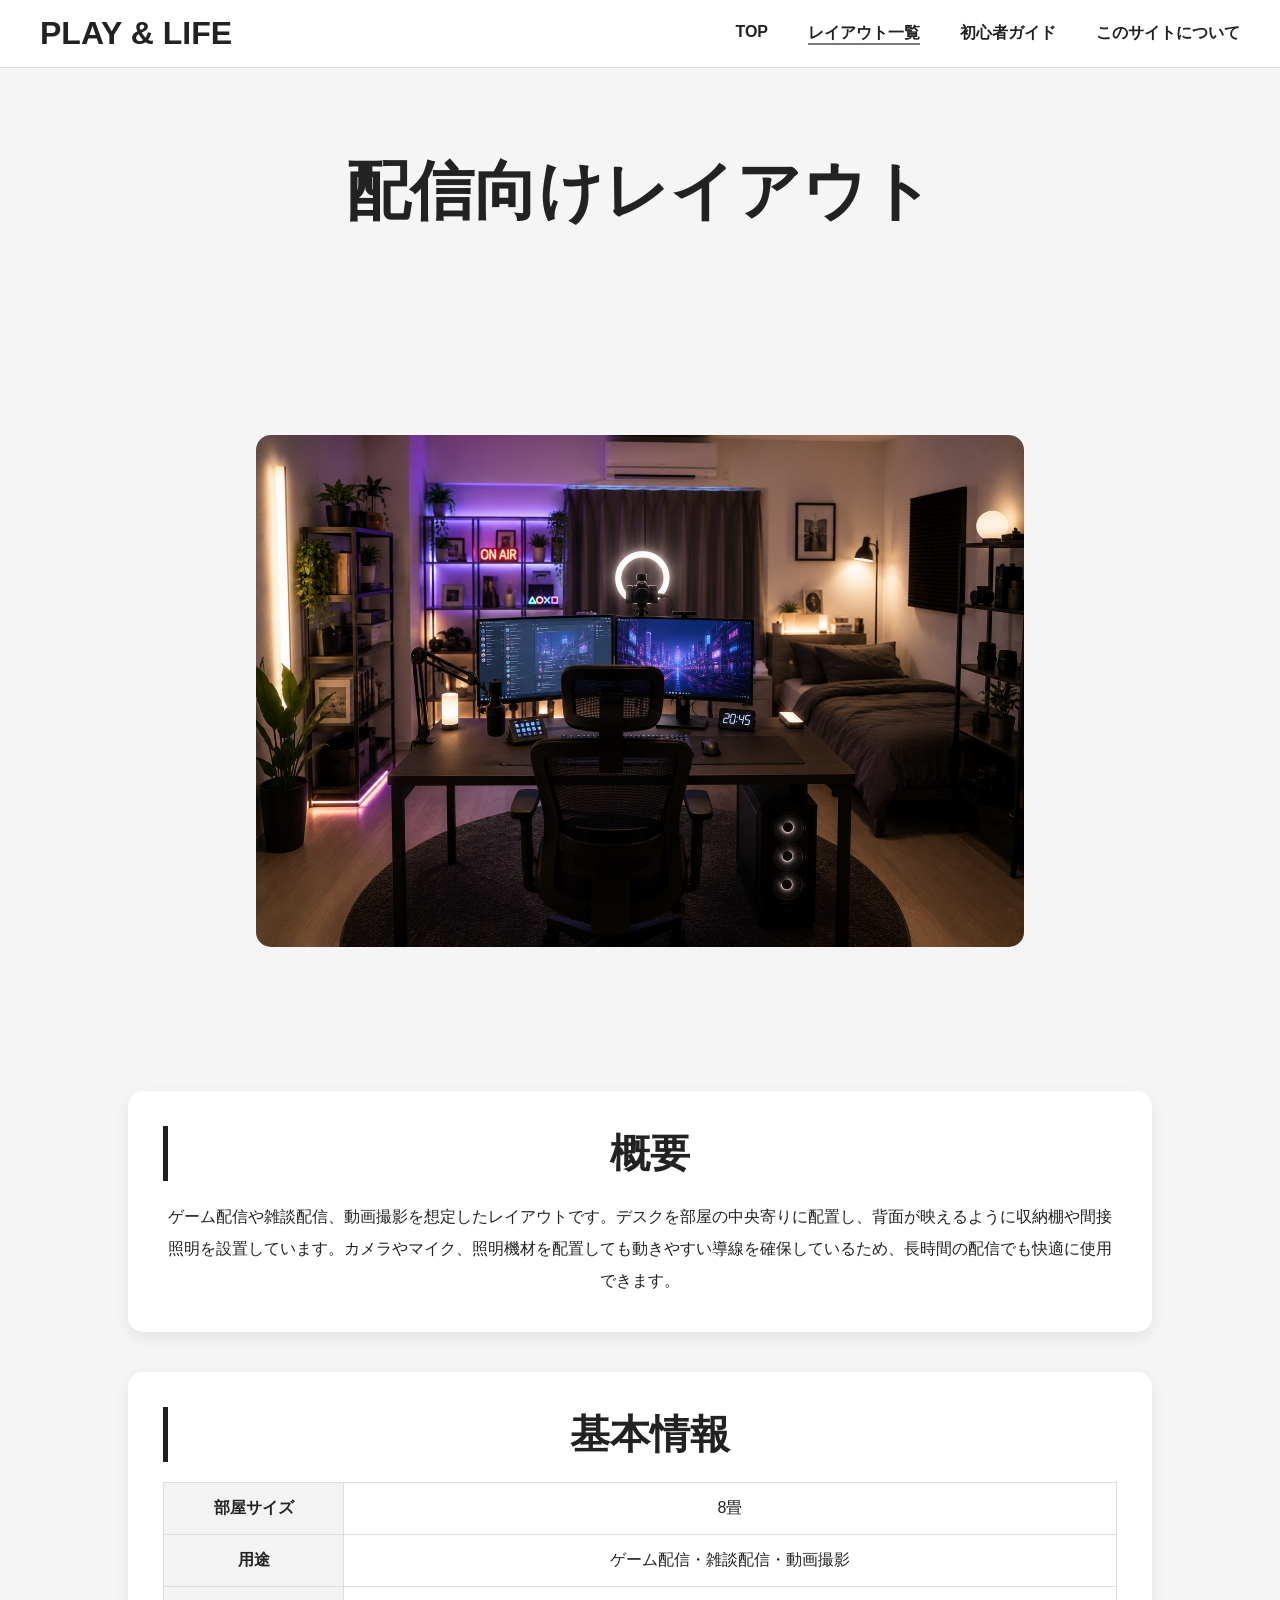
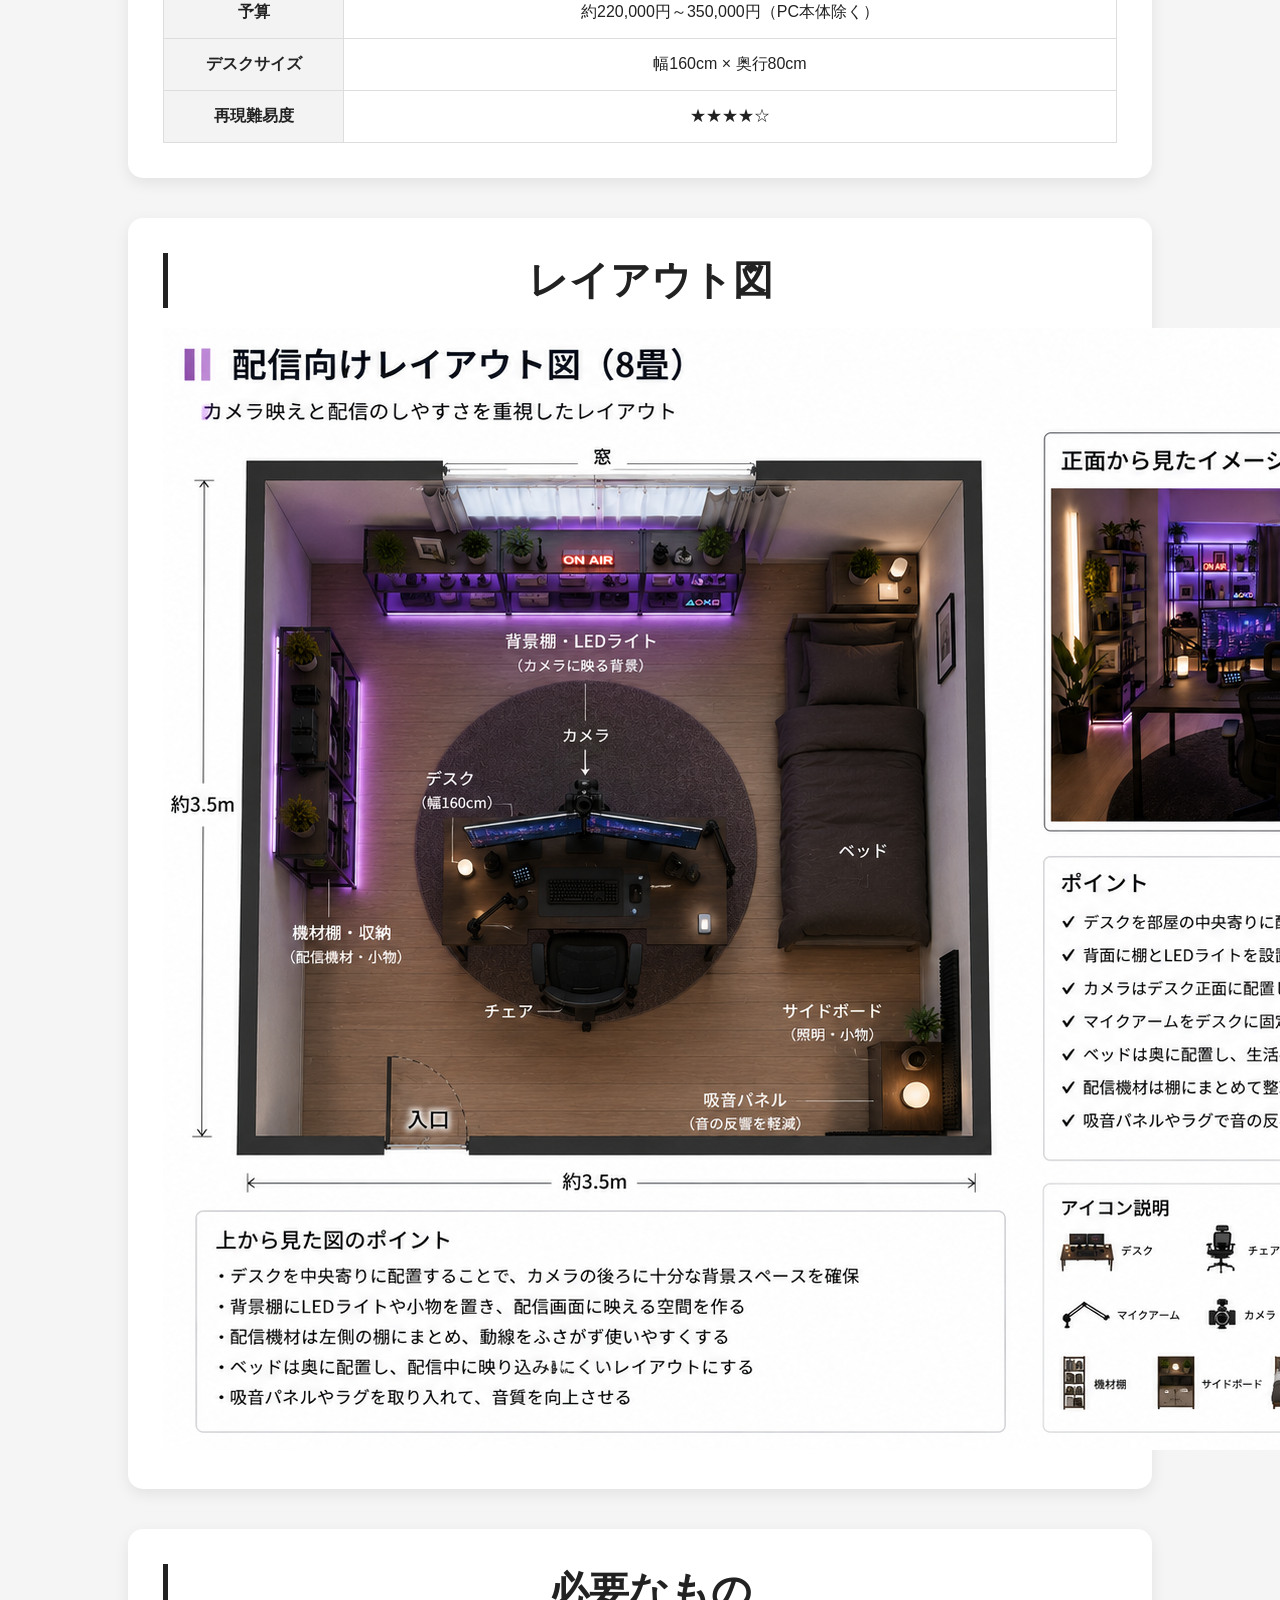
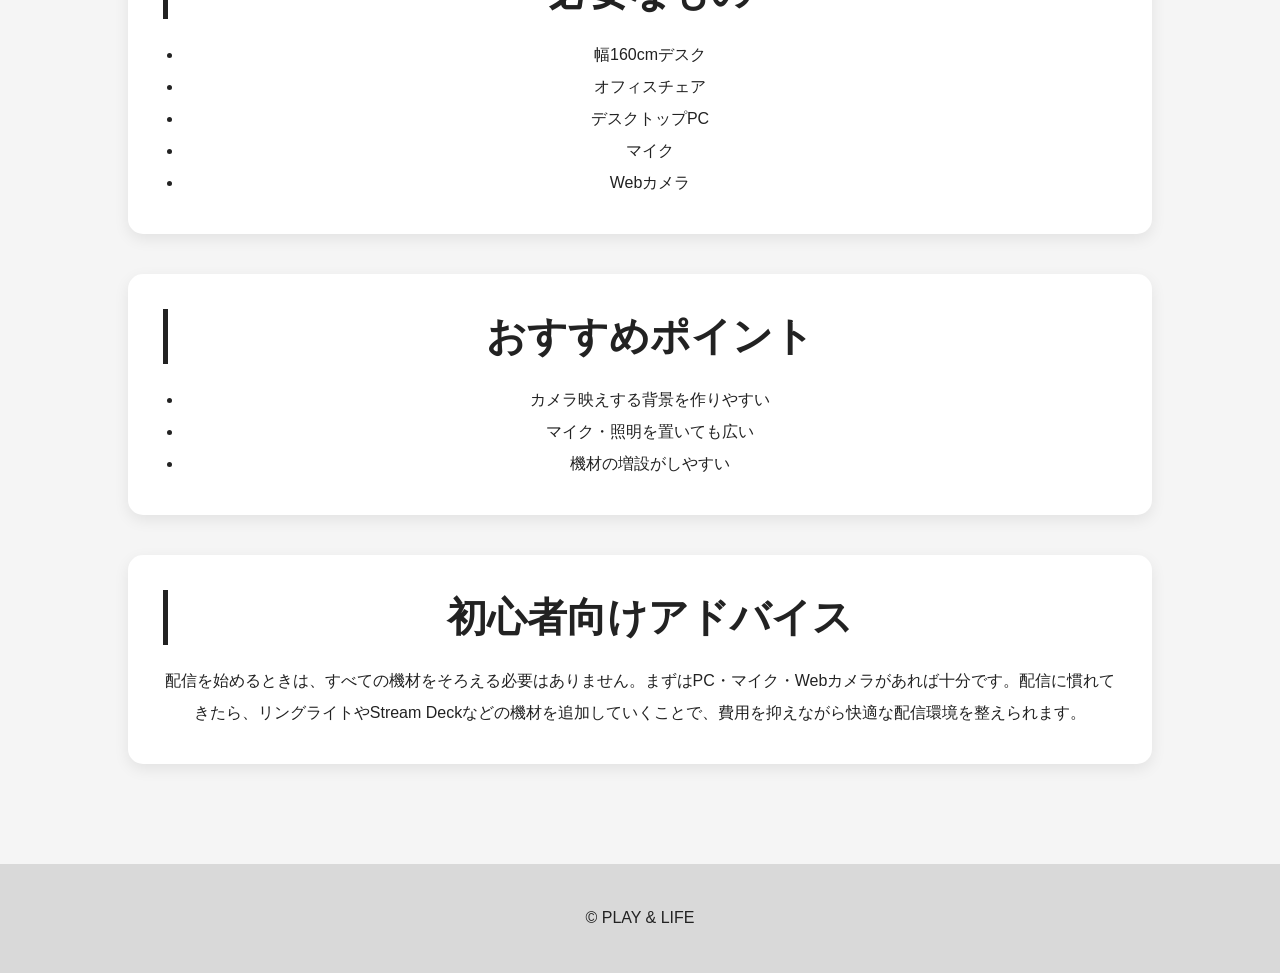
<file: layout5.html>
<!DOCTYPE html>
<html lang="ja">

<head>
    <meta charset="UTF-8">
    <meta name="viewport" content="width=device-width, initial-scale=1.0">
    <title>6畳FPS向け | PLAY & LIFE</title>

    <link rel="stylesheet" href="css/style.css">
</head>

<body>

    <header>

        <a href="index.html">
            <div class="logo">
                PLAY & LIFE
            </div>
        </a>

        <nav>
            <ul>
                <li><a href="index.html">TOP</a></li>
                <li><a href="layouts.html"><span
                            style="border-bottom: 2px solid #797979; padding-bottom: 2px;">レイアウト一覧</span></a></li>
                <li><a href="guide.html">初心者ガイド</a></li>
                <li><a href="about.html">このサイトについて</a></li>
            </ul>
        </nav>

    </header>

    <main>

        <section class="page-title">

            <h1>配信向けレイアウト</h1>

        </section>

        <section class="detail-image">

            <img src="images/layout5.jpg" alt="配信向け">

        </section>

        <section class="detail-box">

            <h2>概要</h2>

            <p>
                ゲーム配信や雑談配信、動画撮影を想定したレイアウトです。デスクを部屋の中央寄りに配置し、背面が映えるように収納棚や間接照明を設置しています。カメラやマイク、照明機材を配置しても動きやすい導線を確保しているため、長時間の配信でも快適に使用できます。
            </p>

        </section>

        <section class="detail-box">

            <h2>基本情報</h2>

            <table>

                <tr>
                    <th>部屋サイズ</th>
                    <td>8畳</td>
                </tr>

                <tr>
                    <th>用途</th>
                    <td>ゲーム配信・雑談配信・動画撮影</td>
                </tr>

                <tr>
                    <th>予算</th>
                    <td>約220,000円～350,000円（PC本体除く）</td>
                </tr>

                <tr>
                    <th>デスクサイズ</th>
                    <td>幅160cm × 奥行80cm</td>
                </tr>

                <tr>
                    <th>再現難易度</th>
                    <td>★★★★☆</td>
                </tr>

            </table>

        </section>

        <section class="detail-box">

            <h2>レイアウト図</h2>

            <img src="images/layout-map5.png" alt="レイアウト図">

        </section>

        <section class="detail-box">

            <h2>必要なもの</h2>

            <ul>

                <li>幅160cmデスク</li>
                <li>オフィスチェア</li>
                <li>デスクトップPC</li>
                <li>マイク</li>
                <li>Webカメラ</li>

            </ul>

        </section>

        <section class="detail-box">

            <h2>おすすめポイント</h2>

            <ul>

                <li>カメラ映えする背景を作りやすい</li>
                <li>マイク・照明を置いても広い</li>
                <li>機材の増設がしやすい</li>

            </ul>

        </section>

        <section class="detail-box">

            <h2>初心者向けアドバイス</h2>

            <p>
                配信を始めるときは、すべての機材をそろえる必要はありません。まずはPC・マイク・Webカメラがあれば十分です。配信に慣れてきたら、リングライトやStream
                Deckなどの機材を追加していくことで、費用を抑えながら快適な配信環境を整えられます。
            </p>

        </section>

    </main>

    <footer>

        <p>© PLAY & LIFE</p>

    </footer>

    <button id="topBtn">↑</button>

    <script src="js/script.js"></script>

</body>

</html>
</file>
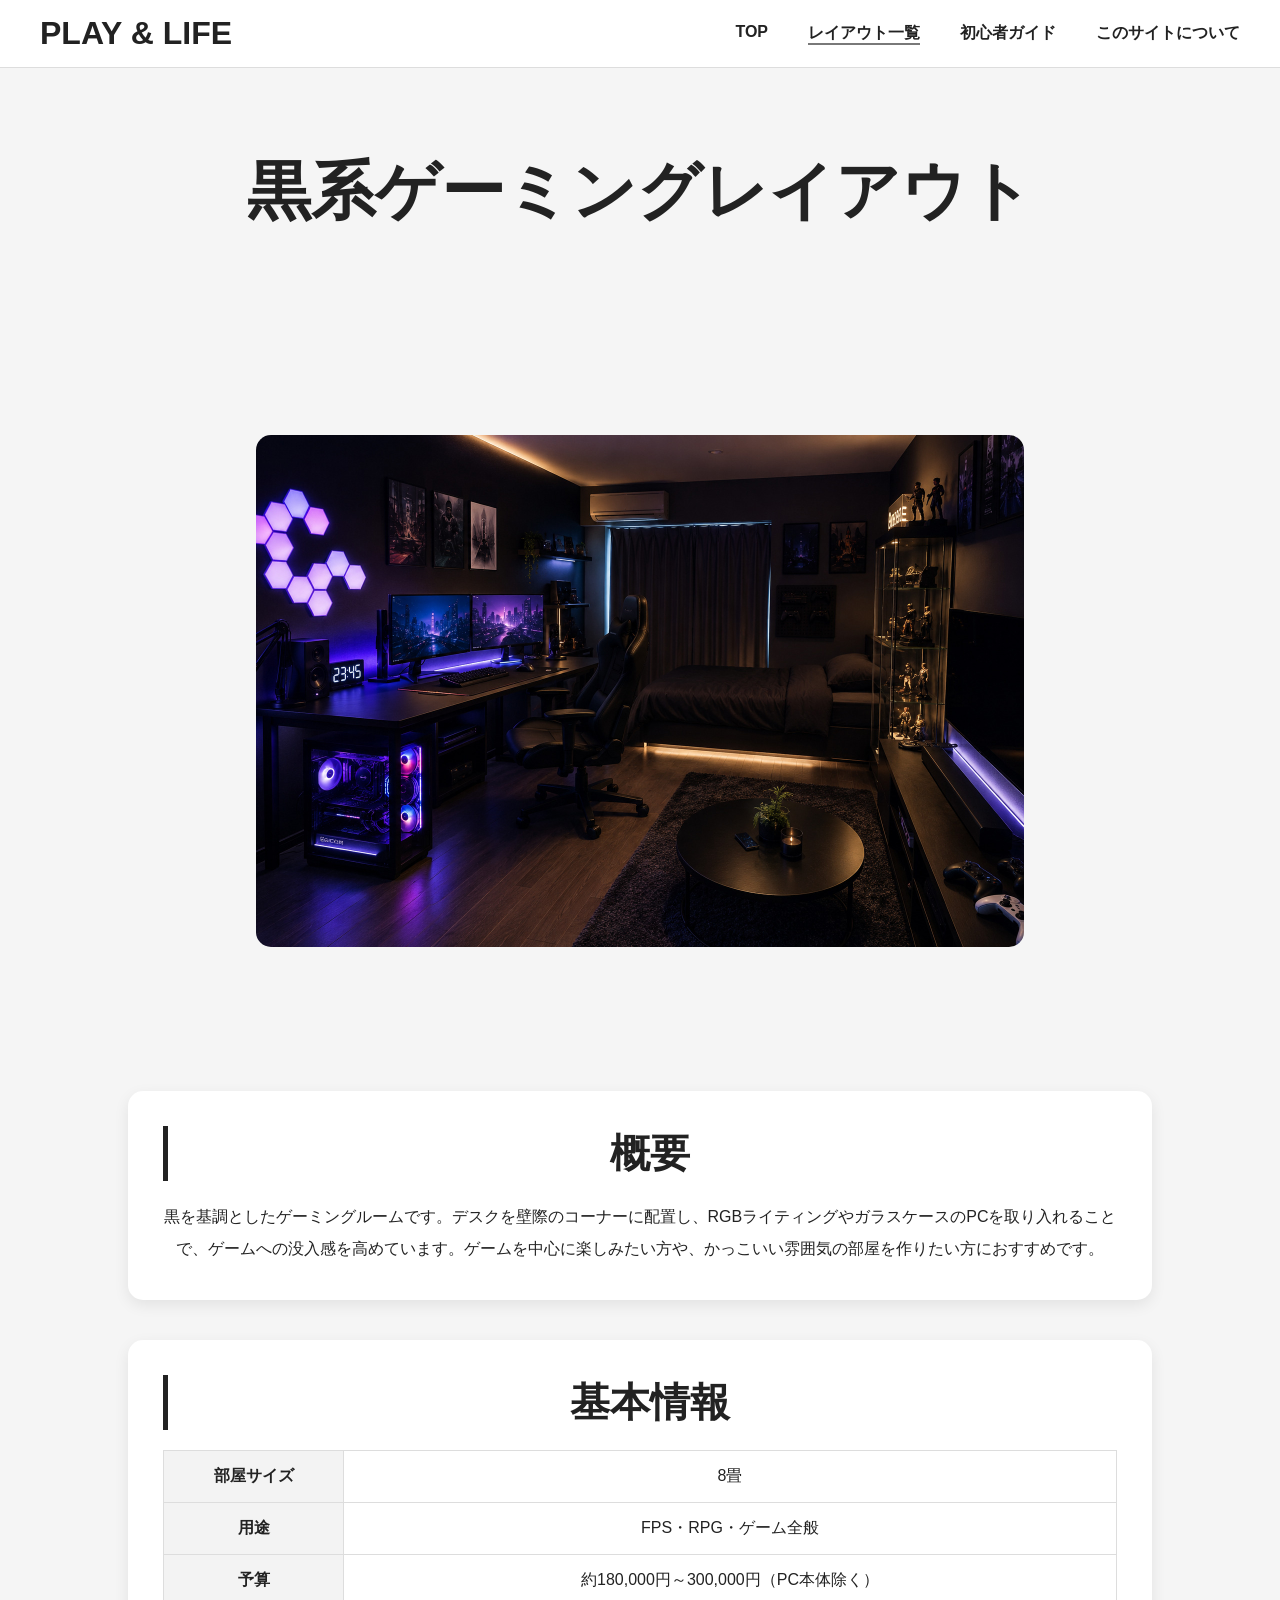
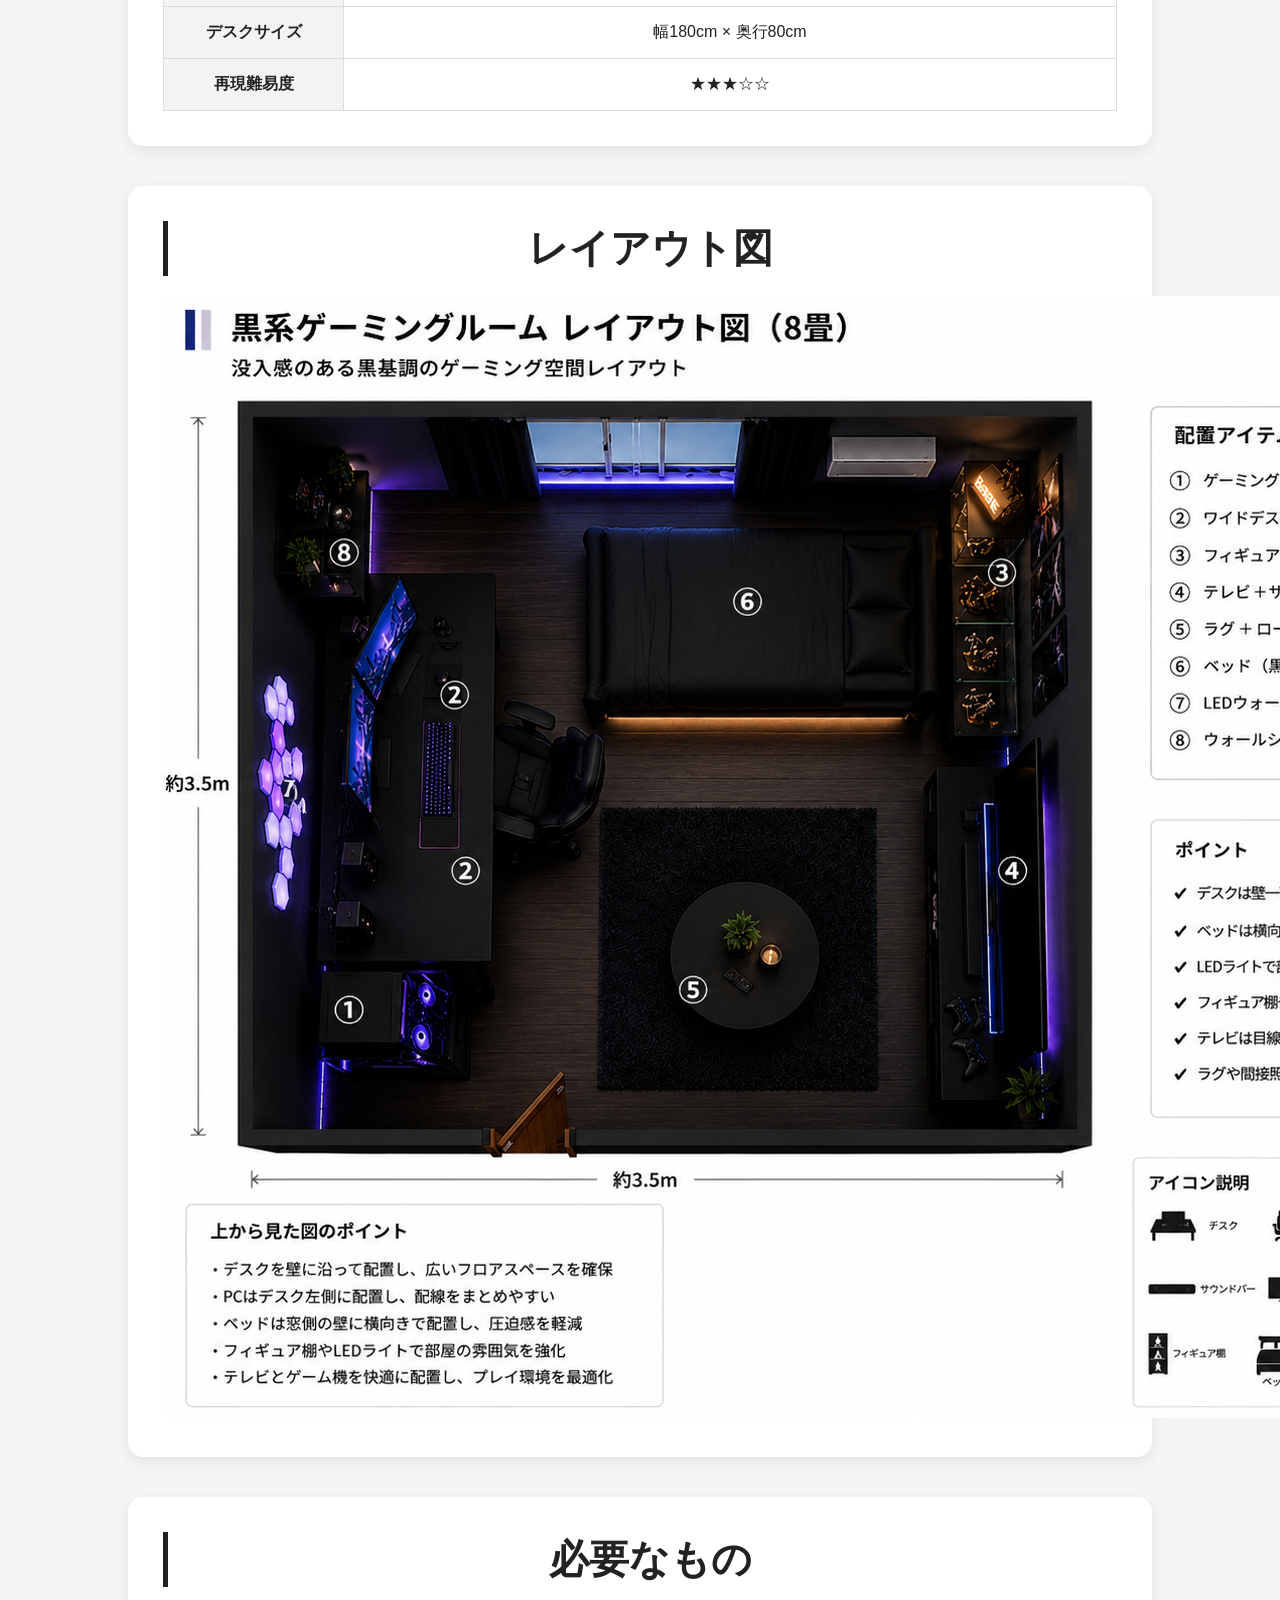
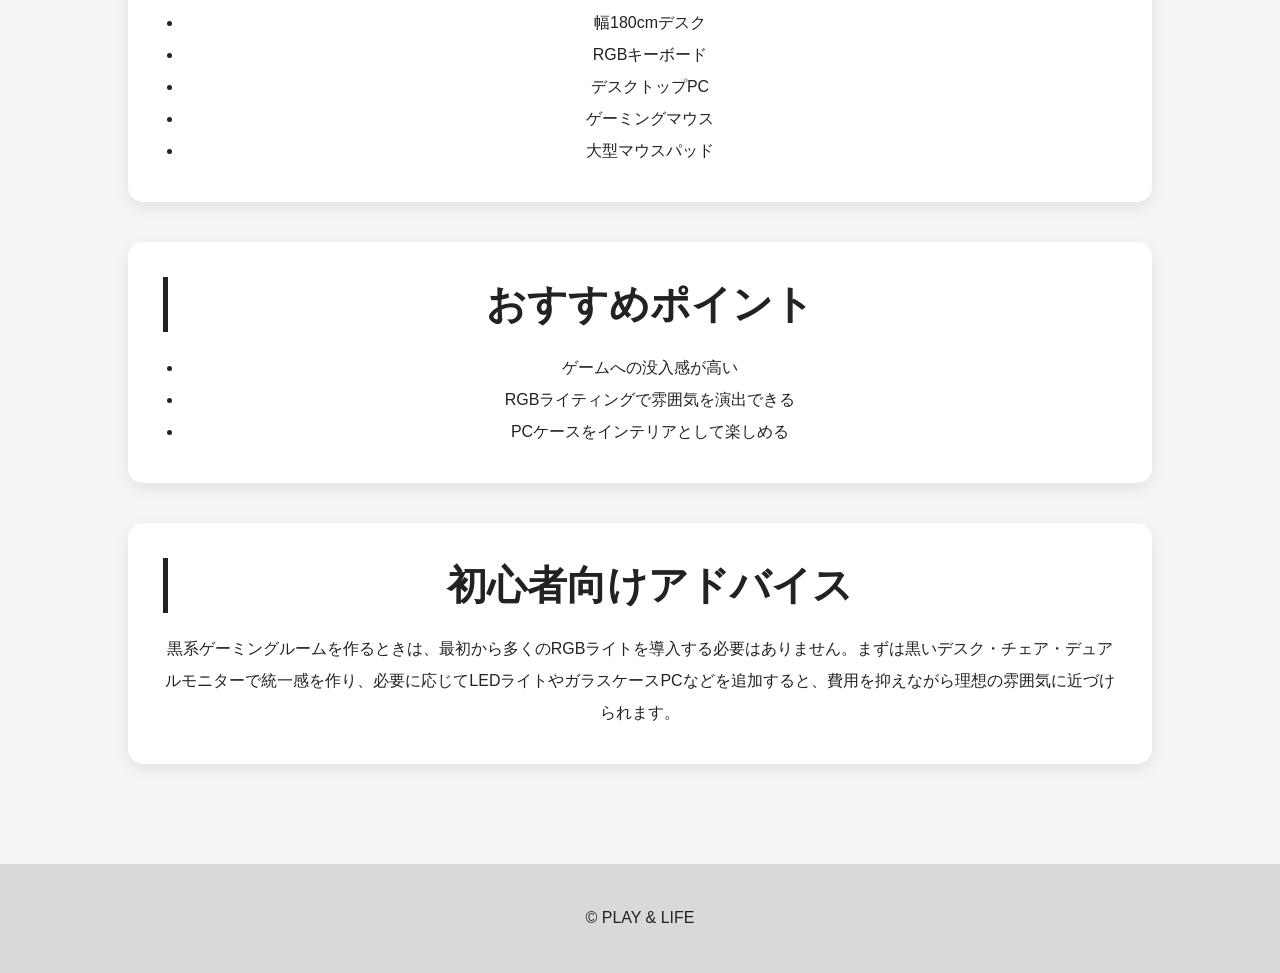
<file: layout6.html>
<!DOCTYPE html>
<html lang="ja">

<head>
    <meta charset="UTF-8">
    <meta name="viewport" content="width=device-width, initial-scale=1.0">
    <title>6畳FPS向け | PLAY & LIFE</title>

    <link rel="stylesheet" href="css/style.css">
</head>

<body>

    <header>

        <a href="index.html">
            <div class="logo">
                PLAY & LIFE
            </div>
        </a>

        <nav>
            <ul>
                <li><a href="index.html">TOP</a></li>
                <li><a href="layouts.html"><span
                            style="border-bottom: 2px solid #797979; padding-bottom: 2px;">レイアウト一覧</span></a></li>
                <li><a href="guide.html">初心者ガイド</a></li>
                <li><a href="about.html">このサイトについて</a></li>
            </ul>
        </nav>

    </header>

    <main>

        <section class="page-title">

            <h1>黒系ゲーミングレイアウト</h1>

        </section>

        <section class="detail-image">

            <img src="images/layout6.jpg" alt="黒系ゲーミング">

        </section>

        <section class="detail-box">

            <h2>概要</h2>

            <p>
                黒を基調としたゲーミングルームです。デスクを壁際のコーナーに配置し、RGBライティングやガラスケースのPCを取り入れることで、ゲームへの没入感を高めています。ゲームを中心に楽しみたい方や、かっこいい雰囲気の部屋を作りたい方におすすめです。
            </p>

        </section>

        <section class="detail-box">

            <h2>基本情報</h2>

            <table>

                <tr>
                    <th>部屋サイズ</th>
                    <td>8畳</td>
                </tr>

                <tr>
                    <th>用途</th>
                    <td>FPS・RPG・ゲーム全般</td>
                </tr>

                <tr>
                    <th>予算</th>
                    <td>約180,000円～300,000円（PC本体除く）</td>
                </tr>

                <tr>
                    <th>デスクサイズ</th>
                    <td>幅180cm × 奥行80cm</td>
                </tr>

                <tr>
                    <th>再現難易度</th>
                    <td>★★★☆☆</td>
                </tr>

            </table>

        </section>

        <section class="detail-box">

            <h2>レイアウト図</h2>

            <img src="images/layout-map6.png" alt="レイアウト図">

        </section>

        <section class="detail-box">

            <h2>必要なもの</h2>

            <ul>

                <li>幅180cmデスク</li>
                <li>RGBキーボード</li>
                <li>デスクトップPC</li>
                <li>ゲーミングマウス</li>
                <li>大型マウスパッド</li>

            </ul>

        </section>

        <section class="detail-box">

            <h2>おすすめポイント</h2>

            <ul>

                <li>ゲームへの没入感が高い</li>
                <li>RGBライティングで雰囲気を演出できる</li>
                <li>PCケースをインテリアとして楽しめる</li>

            </ul>

        </section>

        <section class="detail-box">

            <h2>初心者向けアドバイス</h2>

            <p>
                黒系ゲーミングルームを作るときは、最初から多くのRGBライトを導入する必要はありません。まずは黒いデスク・チェア・デュアルモニターで統一感を作り、必要に応じてLEDライトやガラスケースPCなどを追加すると、費用を抑えながら理想の雰囲気に近づけられます。
            </p>

        </section>

    </main>

    <footer>

        <p>© PLAY & LIFE</p>

    </footer>

    <button id="topBtn">↑</button>

    <script src="js/script.js"></script>

</body>

</html>
</file>
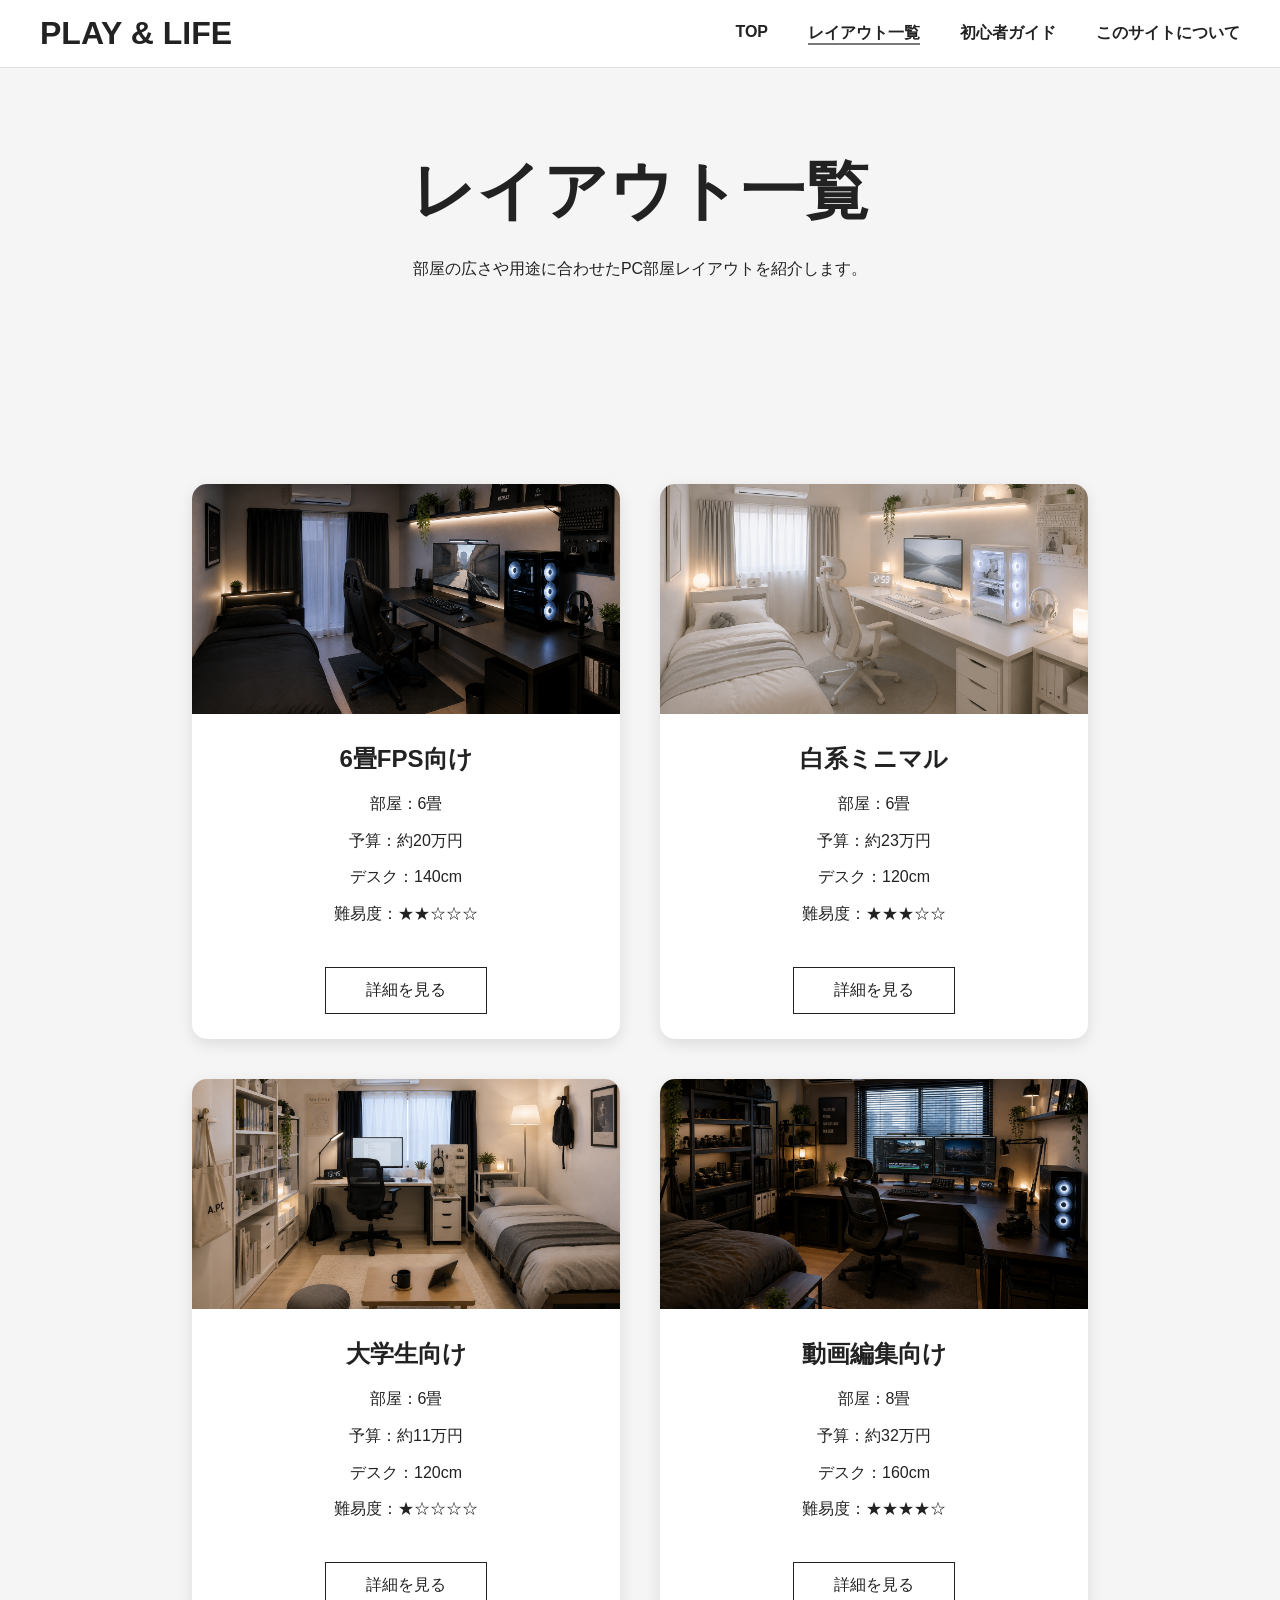
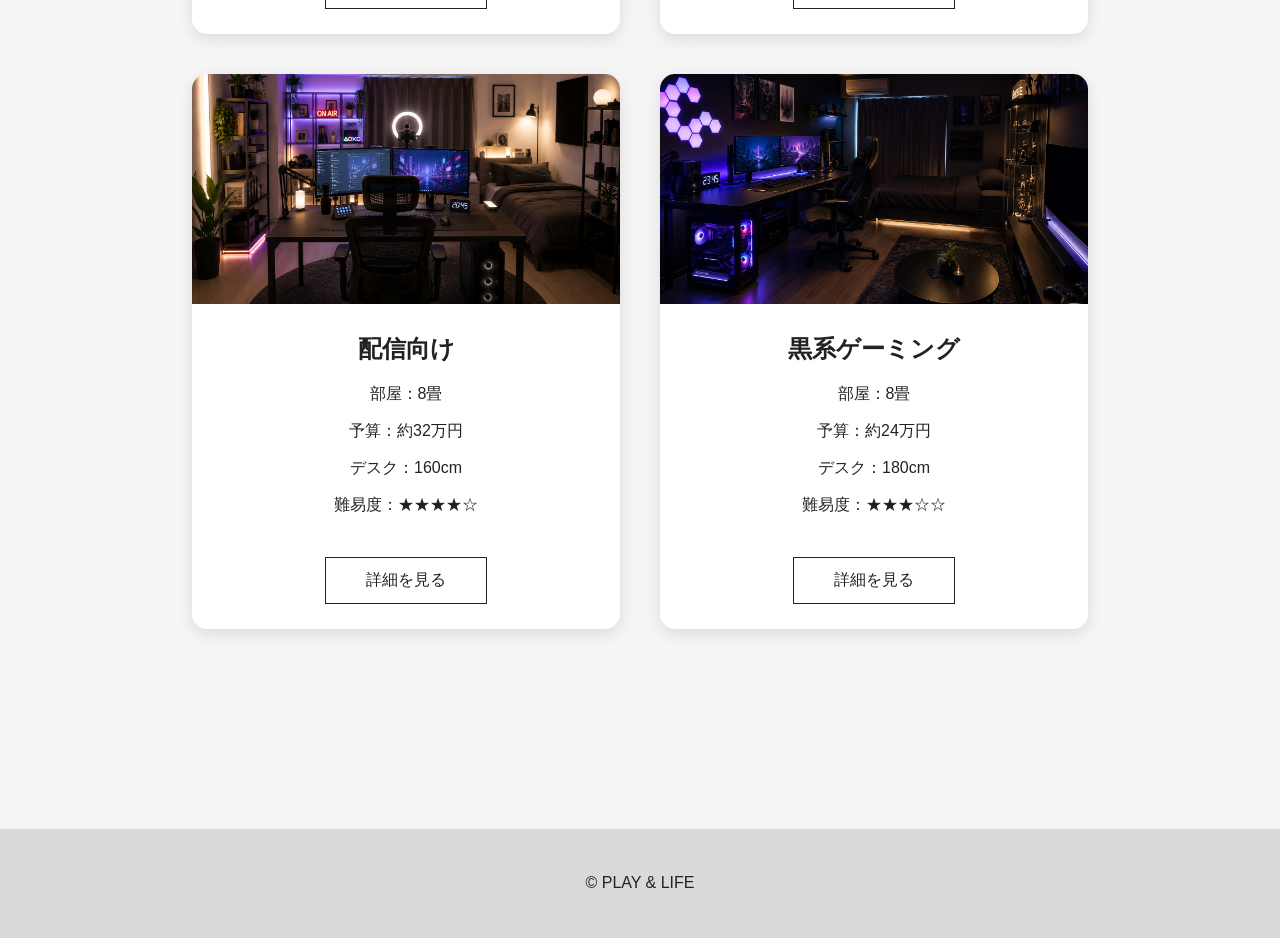
<file: layouts.html>
<!DOCTYPE html>
<html lang="ja">

<head>
    <meta charset="UTF-8">
    <meta name="viewport" content="width=device-width, initial-scale=1.0">
    <title>レイアウト一覧 | PLAY & LIFE</title>

    <link rel="stylesheet" href="css/style.css">
</head>

<body>

    <header>

        <a href="index.html">
            <div class="logo">
                PLAY & LIFE
            </div>
        </a>

        <nav>
            <ul>
                <li><a href="index.html">TOP</a></li>
                <li><a href="layouts.html"><span
                            style="border-bottom: 2px solid #797979; padding-bottom: 2px;">レイアウト一覧</span></a></li>
                <li><a href="guide.html">初心者ガイド</a></li>
                <li><a href="about.html">このサイトについて</a></li>
            </ul>
        </nav>

    </header>

    <main>

        <section class="page-title">
            <h1>レイアウト一覧</h1>
            <p>
                部屋の広さや用途に合わせたPC部屋レイアウトを紹介します。
            </p>
        </section>

        <section class="layout-grid">

            <div class="layout-card">
                <img src="images/layout1.jpg" alt="6畳FPS向け">
                <div class="layout-text">
                    <h2>6畳FPS向け</h2>

                    <p>部屋：6畳</p>
                    <p>予算：約20万円</p>
                    <p>デスク：140cm</p>
                    <p>難易度：★★☆☆☆</p>

                    <a href="layout1.html" class="btn">詳細を見る</a>
                </div>
            </div>

            <div class="layout-card">
                <img src="images/layout2.jpg" alt="白系ミニマル">

                <div class="layout-text">
                    <h2>白系ミニマル</h2>

                    <p>部屋：6畳</p>
                    <p>予算：約23万円</p>
                    <p>デスク：120cm</p>
                    <p>難易度：★★★☆☆</p>

                    <a href="layout2.html" class="btn">詳細を見る</a>
                </div>
            </div>

            <div class="layout-card">
                <img src="images/layout3.jpg" alt="大学生向け">

                <div class="layout-text">
                    <h2>大学生向け</h2>

                    <p>部屋：6畳</p>
                    <p>予算：約11万円</p>
                    <p>デスク：120cm</p>
                    <p>難易度：★☆☆☆☆</p>

                    <a href="layout3.html" class="btn">詳細を見る</a>
                </div>
            </div>

            <div class="layout-card">
                <img src="images/layout4.jpg" alt="動画編集向け">

                <div class="layout-text">
                    <h2>動画編集向け</h2>

                    <p>部屋：8畳</p>
                    <p>予算：約32万円</p>
                    <p>デスク：160cm</p>
                    <p>難易度：★★★★☆</p>

                    <a href="layout4.html" class="btn">詳細を見る</a>
                </div>
            </div>

            <div class="layout-card">
                <img src="images/layout5.jpg" alt="配信向け">

                <div class="layout-text">
                    <h2>配信向け</h2>

                    <p>部屋：8畳</p>
                    <p>予算：約32万円</p>
                    <p>デスク：160cm</p>
                    <p>難易度：★★★★☆</p>

                    <a href="layout5.html" class="btn">詳細を見る</a>
                </div>
            </div>

            <div class="layout-card">
                <img src="images/layout6.jpg" alt="黒系ゲーミング">

                <div class="layout-text">
                    <h2>黒系ゲーミング</h2>

                    <p>部屋：8畳</p>
                    <p>予算：約24万円</p>
                    <p>デスク：180cm</p>
                    <p>難易度：★★★☆☆</p>

                    <a href="layout6.html" class="btn">詳細を見る</a>
                </div>
            </div>

        </section>

    </main>

    <footer>

        <p>© PLAY & LIFE</p>

    </footer>

    <button id="topBtn">↑</button>

    <script src="js/script.js"></script>

</body>

</html>
</file>
<file: css/style.css>
* {
    margin: 0;
    padding: 0;
    box-sizing: border-box;
}

html {
    scroll-behavior: smooth;
}

body {
    font-family: sans-serif;
    background: #f5f5f5;
    color: #222;
}

a {
    text-decoration: none;
    color: inherit;

}

/* ヘッダー */

header {
    display: flex;
    justify-content: space-between;
    align-items: center;

    padding: 15px 40px;

    background: white;

    border-bottom: 1px solid #ddd;

    position: sticky;
    top: 0;

    z-index: 1000;
}

.logo {
    font-size: 2rem;
    font-weight: bold;
}

nav ul {
    display: flex;
    gap: 40px;
    list-style: none;
}

nav a {
    text-decoration: none;
    color: #222;
    font-weight: bold;
}

/* メインビジュアル */

.hero {

    position: relative;

    height: 600px;

    background-image: url("../images/hero.jpg");
    background-size: cover;
    background-position: center;
}

.hero::before {

    content: "";

    position: absolute;

    inset: 0;

    background: rgba(0, 0, 0, 0.4);
}

.hero-content {

    position: relative;

    z-index: 1;

    color: white;
}

/* 共通 */

section {
    padding: 100px 10%;
    text-align: center;
}

h1 {
    font-size: 4rem;
    margin-bottom: 20px;
}

h2 {
    font-size: 2.5rem;
    margin-bottom: 30px;
}

p {
    line-height: 1.8;
}

/* ボタン */

.btn {
    display: inline-block;

    margin-top: 30px;

    padding: 12px 40px;

    border: 1px solid #222;

    text-decoration: none;

    color: #222;

    transition: .3s;
}

.btn:hover {
    background: #222;
    color: white;
}

/* レイアウト */

.layout-container {
    display: flex;
    justify-content: center;
    gap: 50px;

    margin-top: 50px;

    flex-wrap: wrap;
}

.card {
    width: 280px;

    transition: 0.3s;
}

.card:hover {
    transform: translateY(-10px);
}

.card-image {
    height: 220px;
    width: 100%;
    object-fit: cover;
    /* 画像の比率を保ったままトリミング表示 */
    vertical-align: bottom;
    /* 画像下の不要な隙間を消す */
}

.card-info {
    background: black;
    color: white;
    padding: 20px;
    text-align: left;
}

.more {
    text-align: right;
    margin-top: 30px;
}

.more a {
    text-decoration: none;
    color: #222;
    font-weight: bold;
}

/* フッター */

footer {
    background: #d9d9d9;

    padding: 40px;

    text-align: center;

    margin-top: 100px;
}

/* TOPへ戻るボタン */

#topBtn {

    position: fixed;

    bottom: 30px;
    right: 30px;

    width: 50px;
    height: 50px;

    border: none;

    border-radius: 50%;

    background: #222;

    color: white;

    font-size: 20px;

    cursor: pointer;

    opacity: 0;
    visibility: hidden;

    transition: 0.3s;

    box-shadow: 0 4px 10px rgba(0, 0, 0, 0.2);

}

#topBtn:hover {
    opacity: 0.8;
}

.page-title {
    padding: 80px 10% 40px;
    text-align: center;
}

.about-box {

    width: 70%;

    margin: 40px auto;

    background: white;

    padding: 40px;

    border-radius: 15px;

    box-shadow: 0 5px 15px rgba(0, 0, 0, .08);

    text-align: left;

}

.about-box h2 {

    margin-bottom: 20px;

    border-left: 5px solid #222;

    padding-left: 15px;

}

.about-box p {

    line-height: 2;

}

.about-box ul {

    margin-left: 20px;

    line-height: 2;

}

/* レイアウト一覧 */

.layout-grid {

    width: 90%;

    margin: 60px auto;

    display: grid;

    grid-template-columns: repeat(auto-fit, minmax(320px, 1fr));

    gap: 40px;

}

.layout-card {

    background: white;

    border-radius: 15px;

    overflow: hidden;

    box-shadow: 0 5px 15px rgba(0, 0, 0, .1);

    transition: .3s;

}

.layout-card:hover {

    transform: translateY(-8px);

}

.layout-card img {

    width: 100%;

    height: 230px;

    object-fit: cover;

}

.layout-text {

    padding: 25px;

}

.layout-text h2 {

    margin-bottom: 15px;

    font-size: 24px;

}

.layout-text p {

    margin-bottom: 8px;

}

/* 詳細ページ */

.detail-image {

    width: 80%;

    margin: 40px auto;

}

.detail-image img {

    width: 100%;

    border-radius: 15px;

}

.detail-box {

    width: 80%;

    margin: 40px auto;

    background: white;

    padding: 35px;

    border-radius: 15px;

    box-shadow: 0 5px 15px rgba(0, 0, 0, .08);

}

.detail-box h2 {

    margin-bottom: 20px;

    border-left: 5px solid #222;

    padding-left: 15px;

}

.detail-box table {

    width: 100%;

    border-collapse: collapse;

}

.detail-box th {

    width: 180px;

    background: #f3f3f3;

}

.detail-box th,
.detail-box td {

    border: 1px solid #ddd;

    padding: 15px;

}

.detail-box ul {

    margin-left: 20px;

    line-height: 2;

}

.detail-box p {

    line-height: 2;

}

/* 初心者ガイド */

.guide-container {

    width: 90%;

    margin: 60px auto;

    display: grid;

    grid-template-columns: repeat(auto-fit, minmax(320px, 1fr));

    gap: 30px;

}

.guide-card {

    background: white;

    padding: 30px;

    border-radius: 15px;

    box-shadow: 0 5px 15px rgba(0, 0, 0, .08);

    transition: .3s;

}

.guide-card:hover {

    transform: translateY(-8px);

}

.guide-card h2 {

    margin-bottom: 15px;

    border-left: 5px solid #222;

    padding-left: 12px;

    font-size: 22px;

}

.guide-card p {

    line-height: 2;

}
</file>
